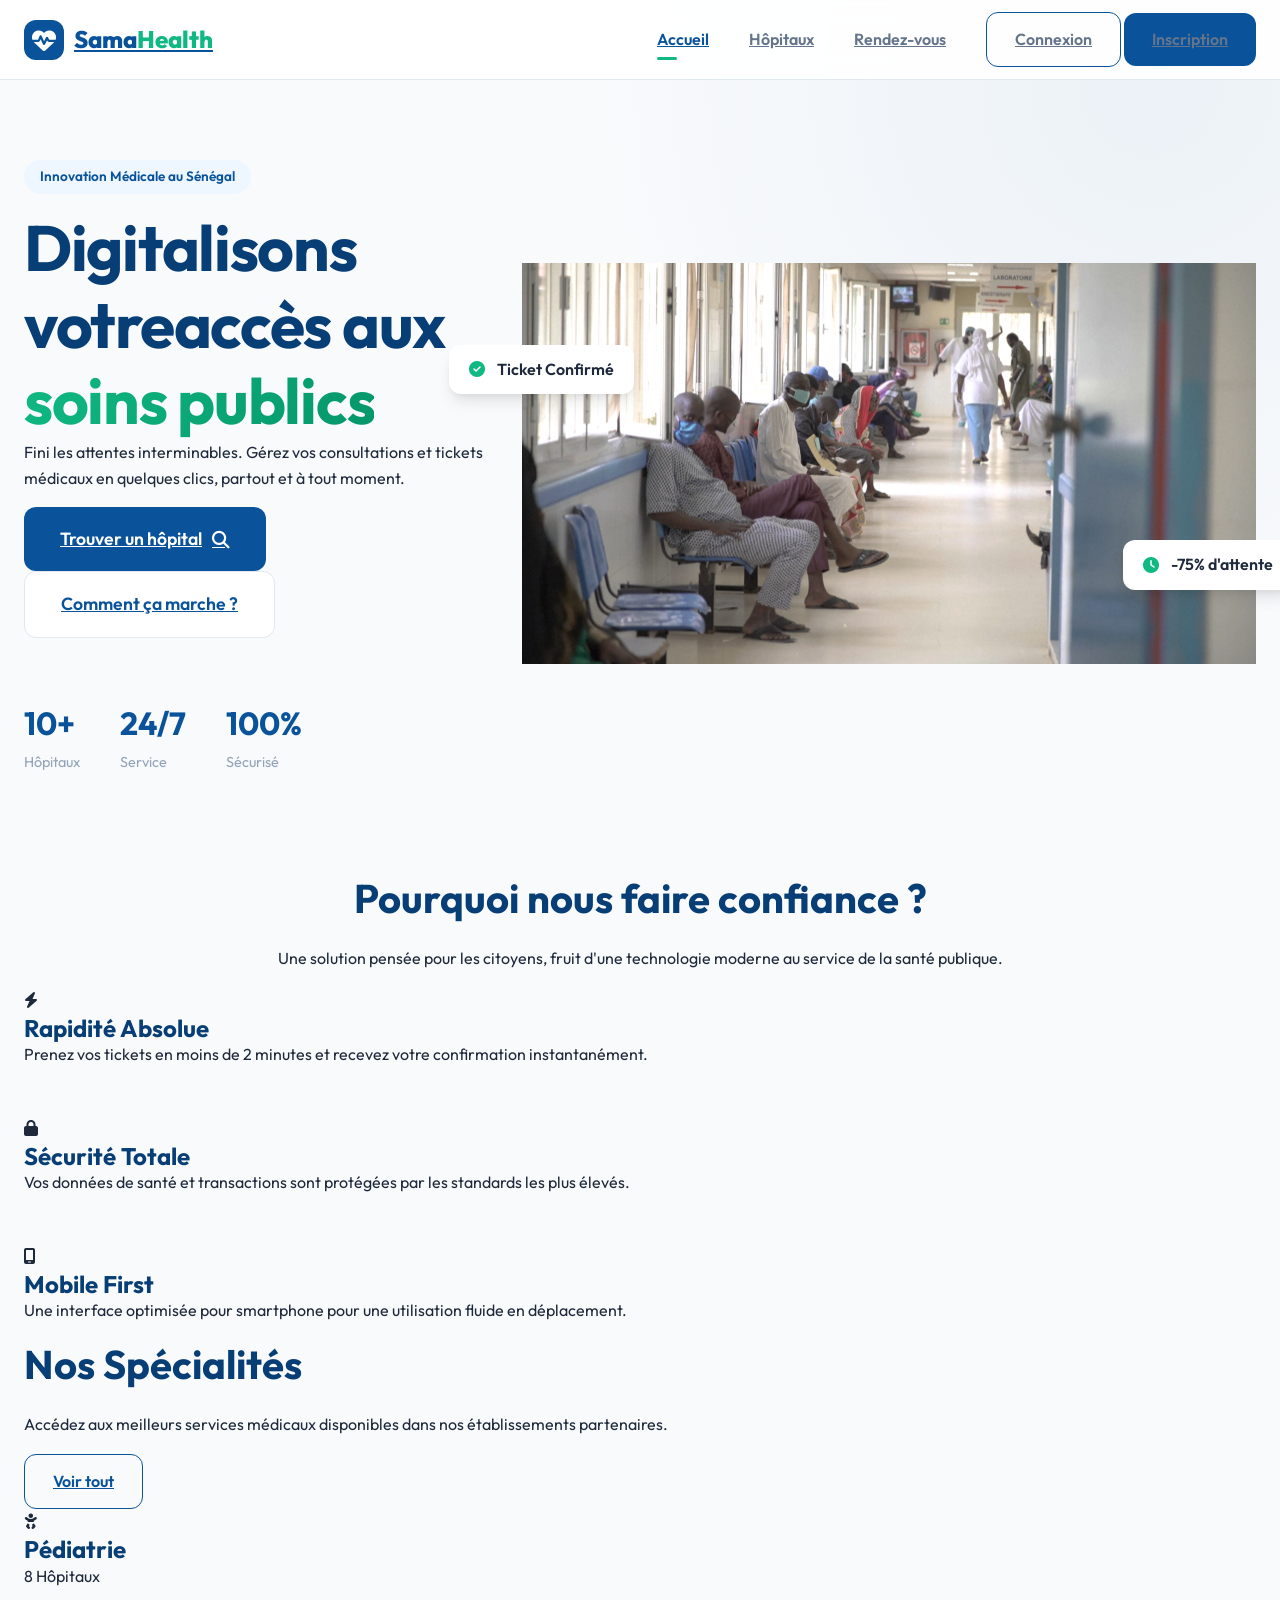
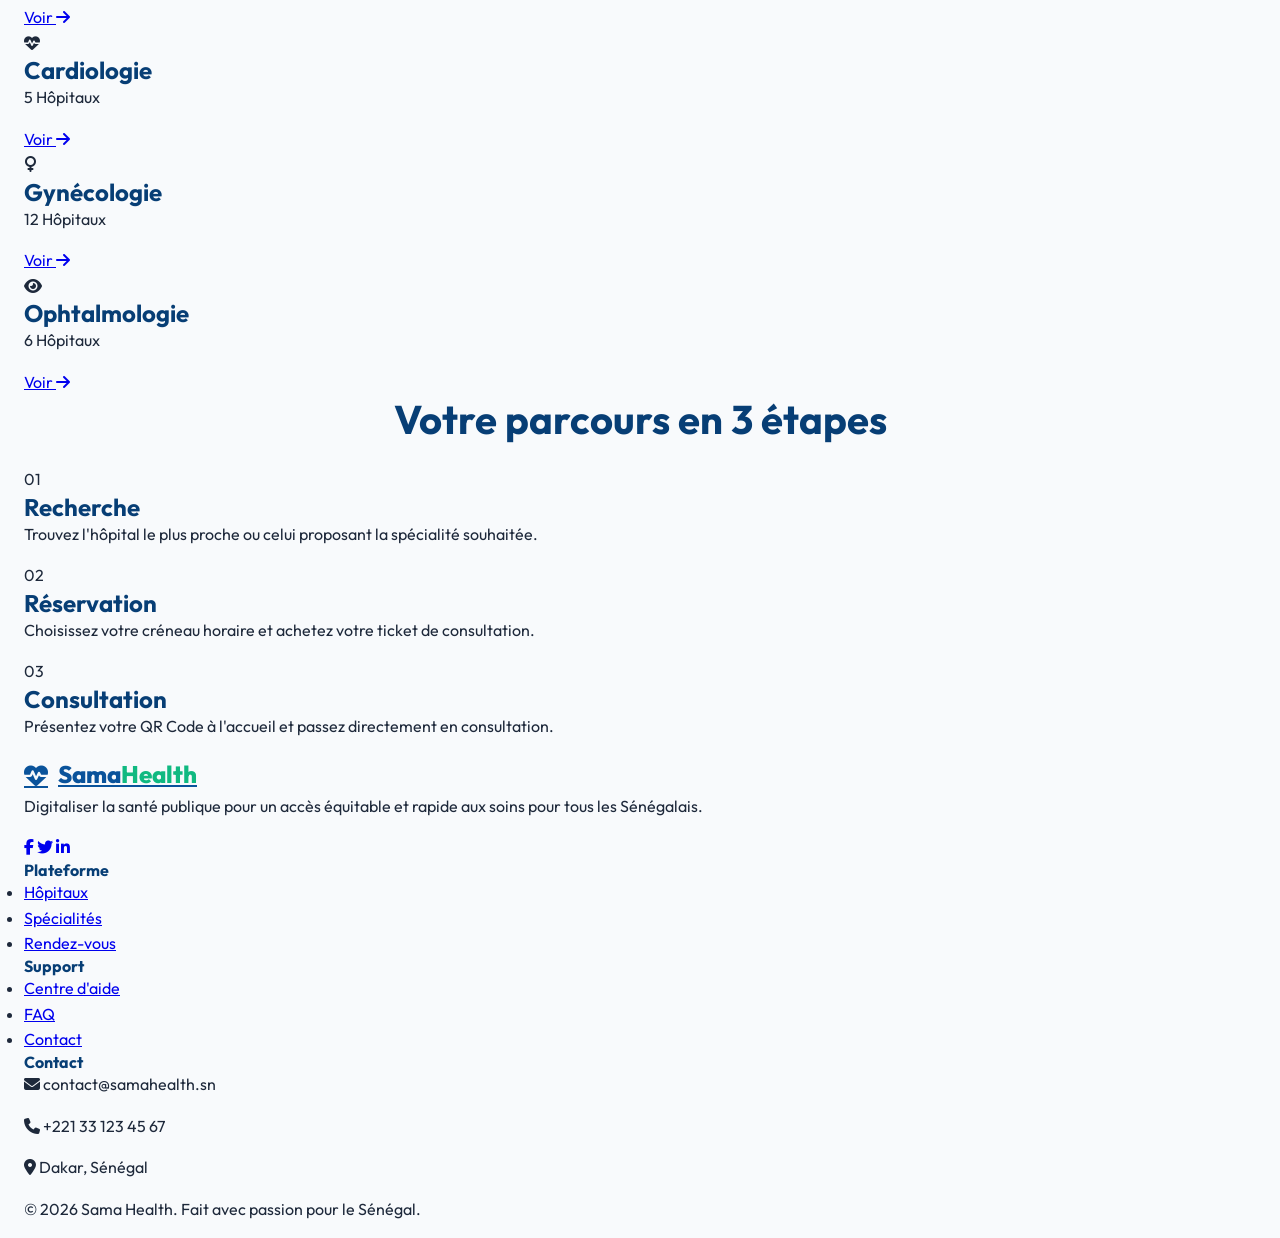
<file: Sama-Health/index.html>
<!DOCTYPE html>
<html lang="fr">
<head>
    <meta charset="UTF-8">
    <meta name="viewport" content="width=device-width, initial-scale=1.0">
    <title>Sama Health | Votre Santé, Simplifiée</title>
    <!-- SEO -->
    <meta name="description" content="Sama Health digitalise l'accès aux hôpitaux publics au Sénégal. Prenez rendez-vous, achetez vos tickets et évitez les files d'attente.">
    <!-- Assets -->
    <link rel="stylesheet" href="style.css">
    <link rel="manifest" href="manifest.json">
    <link rel="stylesheet" href="https://cdnjs.cloudflare.com/ajax/libs/font-awesome/6.4.0/css/all.min.css">
    <link href="https://fonts.googleapis.com/css2?family=Outfit:wght@300;400;500;600;700&display=swap" rel="stylesheet">
</head>
<body>
    <!-- Navigation -->
    <nav class="navbar" id="main-nav">
        <div class="container nav-container">
            <a href="index.html" class="logo" aria-label="Sama Health Accueil">
                <div class="logo-icon">
                    <i class="fas fa-heart-pulse"></i>
                </div>
                <span>Sama<span>Health</span></span>
            </a>
            
            <button class="menu-toggle" aria-label="Ouvrir le menu">
                <span></span>
                <span></span>
                <span></span>
            </button>

            <div class="nav-links">
                <a href="index.html" class="active">Accueil</a>
                <a href="hospitals.html">Hôpitaux</a>
                <a href="appointment.html">Rendez-vous</a>
                <div class="auth-links">
                    <!-- Dynamic via script.js -->
                    <a href="login.html" class="btn btn-outline">Connexion</a>
                </div>
            </div>
        </div>
    </nav>

    <main>
        <!-- Hero Section -->
        <section class="hero">
            <div class="container hero-grid">
                <div class="hero-content">
                    <span class="badge">Innovation Médicale au Sénégal</span>
                    <h1>Digitalisons votreaccès aux <span>soins publics</span></h1>
                    <p>Fini les attentes interminables. Gérez vos consultations et tickets médicaux en quelques clics, partout et à tout moment.</p>
                    <div class="hero-actions">
                        <a href="hospitals.html" class="btn btn-primary btn-lg">
                            Trouver un hôpital <i class="fas fa-search"></i>
                        </a>
                        <a href="#how-it-works" class="btn btn-secondary btn-lg">
                            Comment ça marche ?
                        </a>
                    </div>
                    <div class="hero-stats">
                        <div class="stat-item">
                            <strong>10+</strong>
                            <span>Hôpitaux</span>
                        </div>
                        <div class="stat-item">
                            <strong>24/7</strong>
                            <span>Service</span>
                        </div>
                        <div class="stat-item">
                            <strong>100%</strong>
                            <span>Sécurisé</span>
                        </div>
                    </div>
                </div>
                <div class="hero-image">
                    <div class="image-wrapper">
                        <img src="images/medical-illustration.png" alt="Sama Health Expertise" class="floating">
                        <div class="floating-card c1">
                            <i class="fas fa-check-circle"></i>
                            <span>Ticket Confirmé</span>
                        </div>
                        <div class="floating-card c2">
                            <i class="fas fa-clock"></i>
                            <span>-75% d'attente</span>
                        </div>
                    </div>
                </div>
            </div>
        </section>

        <!-- Features -->
        <section class="section features-section">
            <div class="container">
                <div class="section-header text-center">
                    <h2 class="section-title">Pourquoi nous faire <span>confiance ?</span></h2>
                    <p>Une solution pensée pour les citoyens, fruit d'une technologie moderne au service de la santé publique.</p>
                </div>
                
                <div class="features-grid">
                    <div class="card feature-card">
                        <div class="icon-box primary">
                            <i class="fas fa-bolt"></i>
                        </div>
                        <h3>Rapidité Absolue</h3>
                        <p>Prenez vos tickets en moins de 2 minutes et recevez votre confirmation instantanément.</p>
                    </div>
                    
                    <div class="card feature-card">
                        <div class="icon-box secondary">
                            <i class="fas fa-lock"></i>
                        </div>
                        <h3>Sécurité Totale</h3>
                        <p>Vos données de santé et transactions sont protégées par les standards les plus élevés.</p>
                    </div>
                    
                    <div class="card feature-card">
                        <div class="icon-box accent">
                            <i class="fas fa-mobile-screen"></i>
                        </div>
                        <h3>Mobile First</h3>
                        <p>Une interface optimisée pour smartphone pour une utilisation fluide en déplacement.</p>
                    </div>
                </div>
            </div>
        </section>

        <!-- Dynamic Specialties Preview -->
        <section class="section specialties-section alternate">
            <div class="container">
                <div class="section-header">
                    <div>
                        <h2 class="section-title">Nos Spécialités</h2>
                        <p>Accédez aux meilleurs services médicaux disponibles dans nos établissements partenaires.</p>
                    </div>
                    <a href="specialties.html" class="btn btn-outline">Voir tout</a>
                </div>
                
                <div class="specialties-grid" id="specialties-container">
                    <!-- Will be populated by JS -->
                </div>
            </div>
        </section>

        <!-- How It Works -->
        <section id="how-it-works" class="section">
            <div class="container">
                <h2 class="section-title text-center">Votre parcours en <span>3 étapes</span></h2>
                <div class="steps-grid">
                    <div class="step-card">
                        <div class="step-number">01</div>
                        <h3>Recherche</h3>
                        <p>Trouvez l'hôpital le plus proche ou celui proposant la spécialité souhaitée.</p>
                    </div>
                    <div class="step-card">
                        <div class="step-number">02</div>
                        <h3>Réservation</h3>
                        <p>Choisissez votre créneau horaire et achetez votre ticket de consultation.</p>
                    </div>
                    <div class="step-card">
                        <div class="step-number">03</div>
                        <h3>Consultation</h3>
                        <p>Présentez votre QR Code à l'accueil et passez directement en consultation.</p>
                    </div>
                </div>
            </div>
        </section>
    </main>

    <!-- Footer -->
    <footer class="footer">
        <div class="container footer-grid">
            <div class="footer-brand">
                <a href="index.html" class="logo">
                     <i class="fas fa-heart-pulse"></i>
                    <span>Sama<span>Health</span></span>
                </a>
                <p>Digitaliser la santé publique pour un accès équitable et rapide aux soins pour tous les Sénégalais.</p>
                <div class="social-links">
                    <a href="#" aria-label="Facebook"><i class="fab fa-facebook-f"></i></a>
                    <a href="#" aria-label="Twitter"><i class="fab fa-twitter"></i></a>
                    <a href="#" aria-label="LinkedIn"><i class="fab fa-linkedin-in"></i></a>
                </div>
            </div>
            
            <div class="footer-links">
                <h4>Plateforme</h4>
                <ul>
                    <li><a href="hospitals.html">Hôpitaux</a></li>
                    <li><a href="specialties.html">Spécialités</a></li>
                    <li><a href="appointment.html">Rendez-vous</a></li>
                </ul>
            </div>
            
            <div class="footer-links">
                <h4>Support</h4>
                <ul>
                    <li><a href="help.html">Centre d'aide</a></li>
                    <li><a href="faq.html">FAQ</a></li>
                    <li><a href="contact.html">Contact</a></li>
                </ul>
            </div>
            
            <div class="footer-contact">
                <h4>Contact</h4>
                <p><i class="fas fa-envelope"></i> contact@samahealth.sn</p>
                <p><i class="fas fa-phone"></i> +221 33 123 45 67</p>
                <p><i class="fas fa-map-marker-alt"></i> Dakar, Sénégal</p>
            </div>
        </div>
        <div class="footer-bottom">
            <div class="container">
                <p>&copy; 2026 Sama Health. Fait avec passion pour le Sénégal.</p>
            </div>
        </div>
    </footer>

    <!-- Scripts -->
    <script src="datamanager.js"></script>
    <script src="script.js"></script>
    <script>
        document.addEventListener('DOMContentLoaded', () => {
            const specialties = [
                { name: "Pédiatrie", icon: "fa-baby", count: "8 Hôpitaux" },
                { name: "Cardiologie", icon: "fa-heart-pulse", count: "5 Hôpitaux" },
                { name: "Gynécologie", icon: "fa-venus", count: "12 Hôpitaux" },
                { name: "Ophtalmologie", icon: "fa-eye", count: "6 Hôpitaux" }
            ];

            const container = document.getElementById('specialties-container');
            specialties.forEach(s => {
                const card = document.createElement('div');
                card.className = 'card specialty-card';
                card.innerHTML = `
                    <div class="icon-circle"><i class="fas ${s.icon}"></i></div>
                    <h3>${s.name}</h3>
                    <p>${s.count}</p>
                    <a href="hospitals.html?specialty=${s.name}" class="link">Voir <i class="fas fa-arrow-right"></i></a>
                `;
                container.appendChild(card);
            });
        });
    </script>
</body>
</html>
</file>
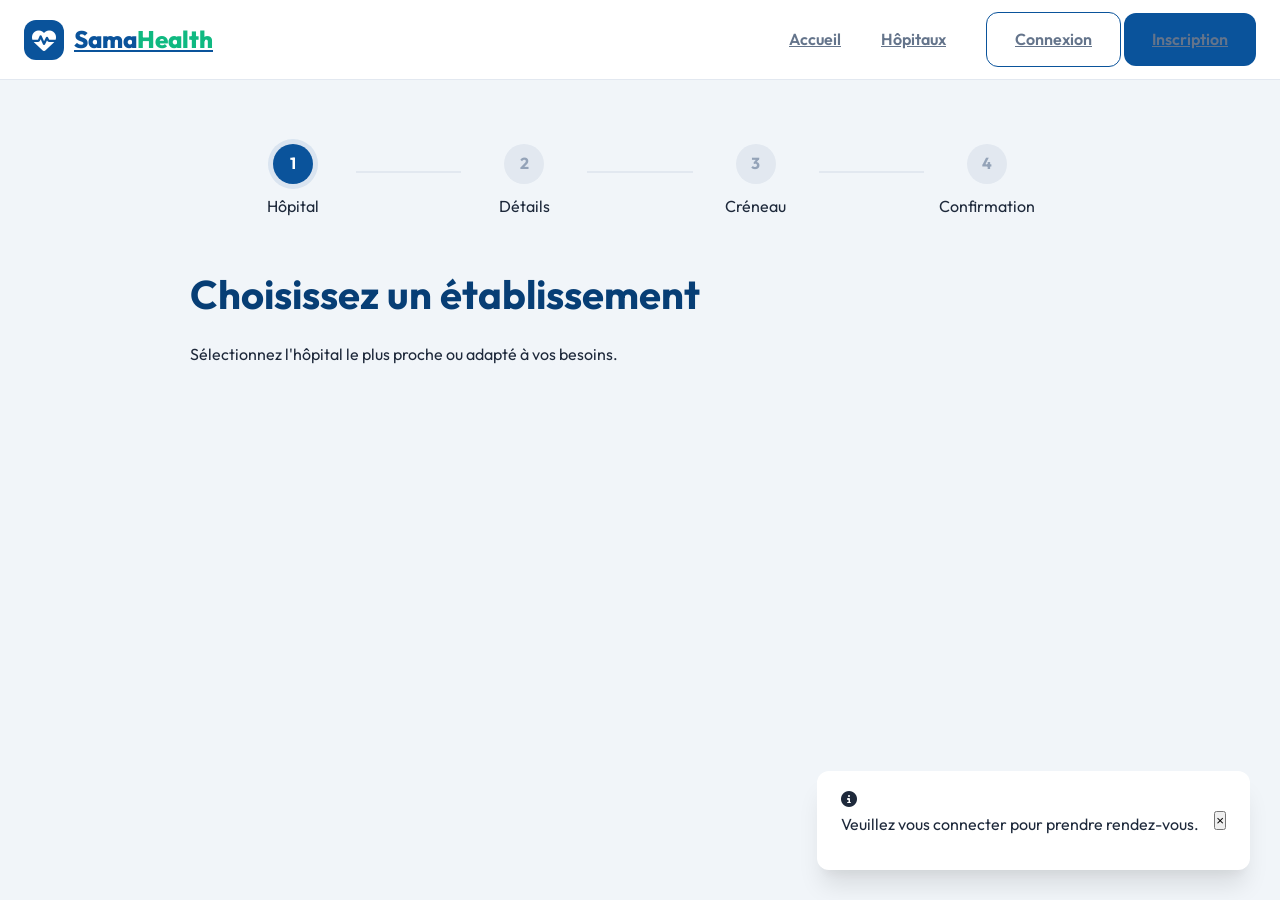
<file: Sama-Health/appointment-confirmation.html>
<!DOCTYPE html>
<html lang="fr">
<head>
    <meta charset="UTF-8">
    <meta name="viewport" content="width=device-width, initial-scale=1.0">
    <title>Confirmation de Rendez-vous - Sama Health</title>
    <link rel="stylesheet" href="style.css">
    <link rel="manifest" href="manifest.json">
    <link rel="stylesheet" href="https://cdnjs.cloudflare.com/ajax/libs/font-awesome/6.4.0/css/all.min.css">
    <link href="https://fonts.googleapis.com/css2?family=Inter:wght@300;400;500;600;700&display=swap" rel="stylesheet">
    <style>
        .confirmation-page {
            min-height: 80vh;
            display: flex;
            align-items: center;
            justify-content: center;
            padding: 2rem;
        }
        
        .confirmation-card {
            background: white;
            border-radius: var(--radius);
            box-shadow: var(--shadow-lg);
            padding: 3rem;
            max-width: 600px;
            width: 100%;
            text-align: center;
        }
        
        .confirmation-icon {
            width: 100px;
            height: 100px;
            background: rgba(52, 168, 83, 0.1);
            border-radius: 50%;
            display: flex;
            align-items: center;
            justify-content: center;
            margin: 0 auto 2rem;
            color: var(--secondary-color);
            font-size: 3rem;
            animation: bounce 1s ease infinite alternate;
        }
        
        @keyframes bounce {
            from { transform: translateY(0); }
            to { transform: translateY(-10px); }
        }
        
        .confirmation-title {
            font-size: 2rem;
            margin-bottom: 1rem;
            color: var(--primary-color);
        }
        
        .confirmation-message {
            color: var(--text-light);
            margin-bottom: 2rem;
            line-height: 1.6;
        }
        
        .appointment-details {
            background: var(--bg-light);
            border-radius: var(--radius);
            padding: 1.5rem;
            margin-bottom: 2rem;
            text-align: left;
        }
        
        .detail-item {
            display: flex;
            justify-content: space-between;
            margin-bottom: 0.8rem;
            padding-bottom: 0.8rem;
            border-bottom: 1px solid var(--border-color);
        }
        
        .detail-item:last-child {
            border-bottom: none;
            margin-bottom: 0;
            padding-bottom: 0;
        }
        
        .detail-label {
            font-weight: 500;
            color: var(--text-color);
        }
        
        .detail-value {
            color: var(--primary-color);
            font-weight: 500;
        }
        
        .qr-code {
            width: 200px;
            height: 200px;
            background: #f8f9fa;
            border-radius: var(--radius);
            margin: 2rem auto;
            display: flex;
            align-items: center;
            justify-content: center;
            font-size: 3rem;
            color: var(--text-lighter);
        }
        
        .action-buttons {
            display: flex;
            gap: 1rem;
            justify-content: center;
            flex-wrap: wrap;
        }
        
        @media (max-width: 768px) {
            .confirmation-card {
                padding: 2rem;
            }
            
            .action-buttons {
                flex-direction: column;
            }
            
            .action-buttons .btn {
                width: 100%;
            }
        }
    </style>
</head>
<body>
    <!-- Navigation -->
    <nav class="navbar">
        <div class="container">
            <a href="index.html" class="logo">
                <img src="images/logo.png" alt="Sama Health" class="navbar-logo">
                <span>Sama Health</span>
            </a>
            <a href="index.html" class="btn btn-outline">
                <i class="fas fa-home"></i> Retour à l'accueil
            </a>
        </div>
    </nav>

    <!-- Page de confirmation -->
    <main class="confirmation-page">
        <div class="confirmation-card">
            <div class="confirmation-icon">
                <i class="fas fa-check-circle"></i>
            </div>
            
            <h1 class="confirmation-title">Rendez-vous Confirmé !</h1>
            
            <p class="confirmation-message">
                Votre rendez-vous a été pris avec succès. Vous recevrez une confirmation par email et SMS.
                Présentez le QR code ci-dessous à votre arrivée à l'hôpital.
            </p>
            
            <div class="appointment-details" id="appointment-details">
                <!-- Les détails seront chargés dynamiquement -->
            </div>
            
            <div class="qr-code">
                <i class="fas fa-qrcode"></i>
            </div>
            
            <div class="action-buttons">
                <a href="profile.html" class="btn btn-primary">
                    <i class="fas fa-user"></i> Mon profil
                </a>
                <button class="btn btn-outline" onclick="window.print()">
                    <i class="fas fa-print"></i> Imprimer
                </button>
                <button id="download-receipt" class="btn btn-outline">
                    <i class="fas fa-download"></i> Télécharger le reçu
                </button>
                <a href="index.html" class="btn btn-outline">
                    <i class="fas fa-home"></i> Accueil
                </a>
            </div>
        </div>
    </main>

    <!-- Footer -->
    <footer class="footer">
        <div class="container">
            <div class="footer-grid">
                <div class="footer-col">
                    <a href="index.html" class="logo">
                        <i class="fas fa-hospital-alt"></i>
                        <span>Sama Health</span>
                    </a>
                    <p>Plateforme de digitalisation des hôpitaux publics pour éviter les files d'attente.</p>
                    <div class="social-links">
                        <a href="#"><i class="fab fa-facebook"></i></a>
                        <a href="#"><i class="fab fa-twitter"></i></a>
                        <a href="#"><i class="fab fa-instagram"></i></a>
                        <a href="#"><i class="fab fa-linkedin"></i></a>
                    </div>
                </div>
                <div class="footer-col">
                    <h4>Navigation</h4>
                    <ul>
                        <li><a href="index.html">Accueil</a></li>
                        <li><a href="hospitals.html">Établissements</a></li>
                        <li><a href="specialties.html">Services</a></li>
                        <!-- Mes rendez-vous removed for MVP navigation -->
                    </ul>
                </div>
                <div class="footer-col">
                    <h4>Compte</h4>
                    <ul>
                        <li><a href="login.html">Connexion</a></li>
                        <li><a href="profile.html">Mon profil</a></li>
                        <li><a href="tickets.html">Mes tickets</a></li>
                    </ul>
                </div>
                <div class="footer-col">
                    <h4>Contact</h4>
                    <ul>
                        <li><i class="fas fa-envelope"></i> contact@samahealth.sn</li>
                        <li><i class="fas fa-phone"></i> +221 33 123 45 67</li>
                        <li><i class="fas fa-map-marker-alt"></i> Dakar, Sénégal</li>
                    </ul>
                </div>
            </div>
            <div class="footer-bottom">
                <p>&copy; 2023 Sama Health. Tous droits réservés. <a href="privacy.html">Politique de confidentialité</a> | <a href="terms.html">Conditions d'utilisation</a></p>
                <p class="pwa-info">
                    <i class="fas fa-mobile-alt"></i> Application PWA disponible - Fonctionne hors ligne
                </p>
            </div>
        </div>
    </footer>

    <script src="script.js"></script>
    <script>
        document.addEventListener('DOMContentLoaded', function() {
            // Récupérer les données du rendez-vous depuis sessionStorage
            const appointmentData = JSON.parse(sessionStorage.getItem('lastAppointment'));
            
            if (!appointmentData) {
                // Rediriger si pas de données
                window.location.href = 'appointment.html';
                return;
            }
            
            // Récupérer l'utilisateur connecté depuis localStorage
            const currentUser = JSON.parse(localStorage.getItem('currentUser'));
            const patientName = currentUser?.fullName || 'Non spécifié';
            
            // Afficher les détails du rendez-vous
            const detailsContainer = document.getElementById('appointment-details');
            
            const appointmentDate = new Date(appointmentData.date);
            const formattedDate = appointmentDate.toLocaleDateString('fr-FR', {
                weekday: 'long',
                year: 'numeric',
                month: 'long',
                day: 'numeric'
            });
            
            detailsContainer.innerHTML = `
                <div class="detail-item">
                    <span class="detail-label">Hôpital :</span>
                    <span class="detail-value">${appointmentData.hospital?.name || 'Non spécifié'}</span>
                </div>
                <div class="detail-item">
                    <span class="detail-label">Service :</span>
                    <span class="detail-value">${appointmentData.service || 'Non spécifié'}</span>
                </div>
                <div class="detail-item">
                    <span class="detail-label">Date :</span>
                    <span class="detail-value">${formattedDate}</span>
                </div>
                <div class="detail-item">
                    <span class="detail-label">Heure :</span>
                    <span class="detail-value">${appointmentData.time || 'Non spécifié'}</span>
                </div>
                <div class="detail-item">
                    <span class="detail-label">Statut :</span>
                    <span class="detail-value" style="color: var(--secondary-color);">Confirmé</span>
                </div>
            `;
            
            // Générer un QR code (simulé)
            const qrCodeContainer = document.querySelector('.qr-code');
            qrCodeContainer.innerHTML = `
                <div style="text-align: center;">
                    <div style="font-size: 3rem; color: var(--primary-color); margin-bottom: 0.5rem;">
                        <i class="fas fa-qrcode"></i>
                    </div>
                    <div style="font-size: 0.8rem; color: var(--text-light);">
                        ${appointmentData.appointmentId || 'RDV-' + Date.now().toString(36).toUpperCase()}
                    </div>
                </div>
            `;
            
            // Nettoyer le sessionStorage après un délai plus long (5 minutes)
            setTimeout(() => {
                sessionStorage.removeItem('lastAppointment');
            }, 300000);

            // Télécharger le reçu (JSON) en local
            document.getElementById('download-receipt').addEventListener('click', function() {
                const dataStr = JSON.stringify(appointmentData, null, 2);
                const blob = new Blob([dataStr], { type: 'application/json' });
                const url = URL.createObjectURL(blob);
                const a = document.createElement('a');
                a.href = url;
                a.download = `${appointmentData.appointmentId || 'RDV'}.json`;
                document.body.appendChild(a);
                a.click();
                a.remove();
                URL.revokeObjectURL(url);
            });
        });
    </script>
</body>
</html>
</file>
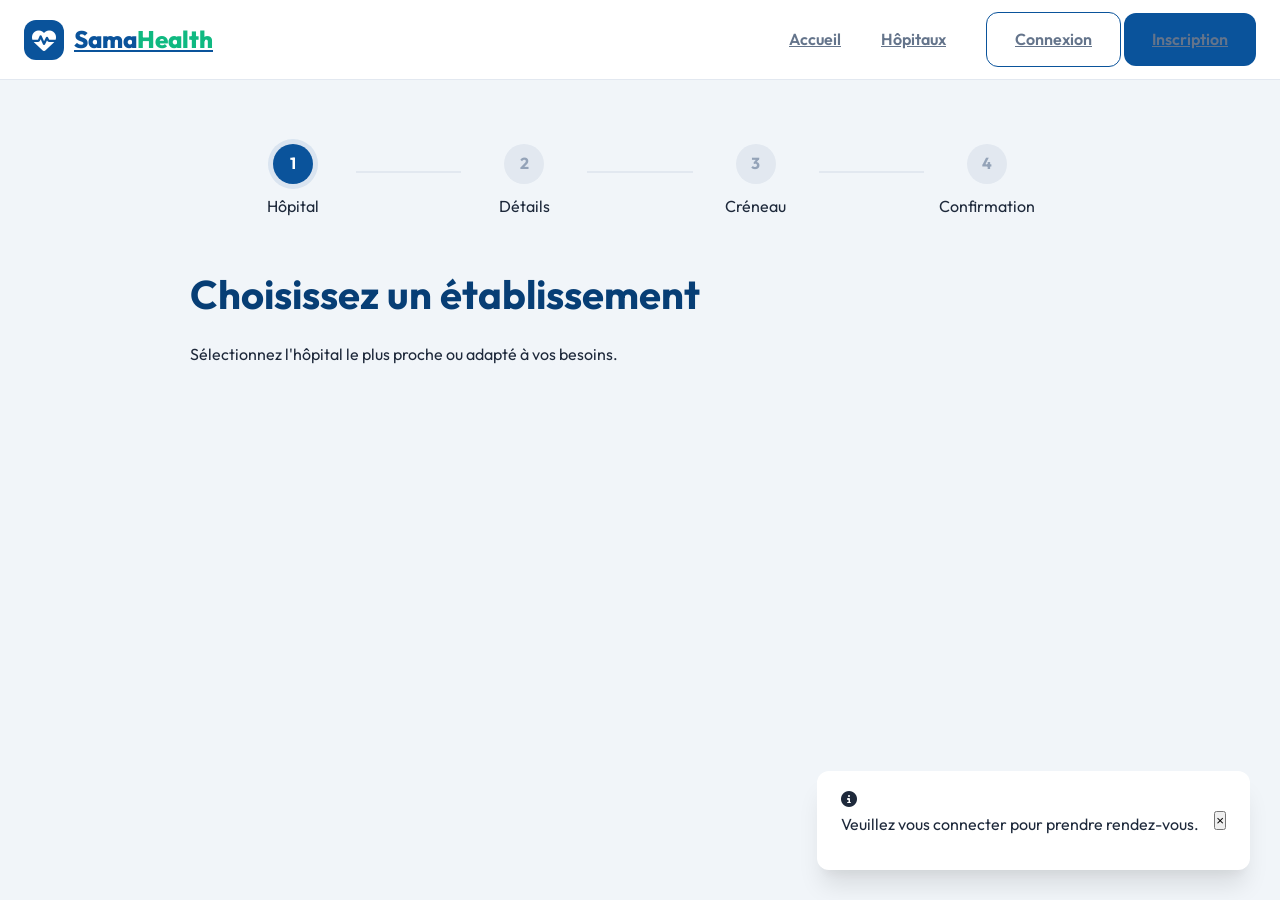
<file: Sama-Health/appointment.html>
<!DOCTYPE html>
<html lang="fr">

<head>
    <meta charset="UTF-8">
    <meta name="viewport" content="width=device-width, initial-scale=1.0">
    <title>Sama Health | Prendre RDV</title>
    <link rel="stylesheet" href="style.css">
    <link rel="stylesheet" href="https://cdnjs.cloudflare.com/ajax/libs/font-awesome/6.4.0/css/all.min.css">
    <link href="https://fonts.googleapis.com/css2?family=Outfit:wght@300;400;500;600;700&display=swap" rel="stylesheet">
</head>

<body class="bg-gray">
    <!-- Navigation -->
    <nav class="navbar static">
        <div class="container nav-container">
            <a href="index.html" class="logo">
                <div class="logo-icon"><i class="fas fa-heart-pulse"></i></div>
                <span>Sama<span>Health</span></span>
            </a>
            <div class="nav-links">
                <a href="index.html">Accueil</a>
                <a href="hospitals.html">Hôpitaux</a>
                <div class="auth-links"></div>
            </div>
        </div>
    </nav>

    <main class="container spacing-lg">
        <div class="stepper">
            <div class="step active" data-step="1">
                <div class="step-icon">1</div>
                <span>Hôpital</span>
            </div>
            <div class="step-line"></div>
            <div class="step" data-step="2">
                <div class="step-icon">2</div>
                <span>Détails</span>
            </div>
            <div class="step-line"></div>
            <div class="step" data-step="3">
                <div class="step-icon">3</div>
                <span>Créneau</span>
            </div>
            <div class="step-line"></div>
            <div class="step" data-step="4">
                <div class="step-icon">4</div>
                <span>Confirmation</span>
            </div>
        </div>

        <div class="appointment-card card reveal-on-scroll">
            <!-- Step 1: Hospital -->
            <div class="appointment-step active" id="step-1">
                <div class="step-header">
                    <h2>Choisissez un établissement</h2>
                    <p>Sélectionnez l'hôpital le plus proche ou adapté à vos besoins.</p>
                </div>
                <div class="hospital-grid-picker" id="hospital-picker">
                    <!-- Loaded via JS -->
                </div>
            </div>

            <!-- Step 2: Details -->
            <div class="appointment-step" id="step-2">
                <div class="step-header">
                    <button class="btn-back" onclick="goToStep(1)"><i class="fas fa-arrow-left"></i></button>
                    <h2>Détails du rendez-vous</h2>
                </div>
                <div class="form-container spacing-md">
                    <div class="form-group">
                        <label class="form-label">Service / Spécialité</label>
                        <select id="apt-specialty" class="form-select">
                            <!-- Loaded via JS based on hospital -->
                        </select>
                    </div>
                    <div class="form-group">
                        <label class="form-label">Motif de consultation</label>
                        <textarea id="apt-reason" class="form-textarea"
                            placeholder="Décrivez brièvement vos symptômes ou le motif de votre visite..."></textarea>
                    </div>
                    <button class="btn btn-primary btn-block" onclick="goToStep(3)">Continuer <i
                            class="fas fa-arrow-right"></i></button>
                </div>
            </div>

            <!-- Step 3: Slots -->
            <div class="appointment-step" id="step-3">
                <div class="step-header">
                    <button class="btn-back" onclick="goToStep(2)"><i class="fas fa-arrow-left"></i></button>
                    <h2>Choisissez un créneau</h2>
                </div>
                <div class="slots-container spacing-md">
                    <div class="date-picker-inline" id="date-picker">
                        <!-- Loaded via JS -->
                    </div>
                    <div class="time-grid" id="time-picker">
                        <!-- Loaded via JS -->
                    </div>
                    <button class="btn btn-primary btn-block" id="confirm-slot-btn" disabled
                        onclick="goToStep(4)">Passer à la confirmation</button>
                </div>
            </div>

            <!-- Step 4: Final Summary -->
            <div class="appointment-step" id="step-4">
                <div class="step-header">
                    <button class="btn-back" onclick="goToStep(3)"><i class="fas fa-arrow-left"></i></button>
                    <h2>Résumé & Confirmation</h2>
                </div>
                <div class="summary-box card spacing-md">
                    <div class="summary-row">
                        <span class="label">Hôpital</span>
                        <strong id="sum-hospital">-</strong>
                    </div>
                    <div class="summary-row">
                        <span class="label">Spécialité</span>
                        <strong id="sum-specialty">-</strong>
                    </div>
                    <div class="summary-row">
                        <span class="label">Date & Heure</span>
                        <strong id="sum-datetime">-</strong>
                    </div>
                    <div class="summary-row">
                        <span class="label">Patient</span>
                        <strong id="sum-user">-</strong>
                    </div>

                    <div class="info-alert">
                        <i class="fas fa-info-circle"></i>
                        <p>Votre ticket sera généré instantanément après confirmation.</p>
                    </div>

                    <button class="btn btn-primary btn-block" onclick="finalSubmit()">Confirmer le Rendez-vous</button>
                </div>
            </div>
        </div>
    </main>

    <script src="datamanager.js"></script>
    <script src="script.js"></script>
    <script>
        let selectedHospitalId = null;
        let selectedDate = null;
        let selectedTime = null;

        document.addEventListener('DOMContentLoaded', () => {
            // Check auth
            if (!window.dataManager.state.currentUser) {
                window.ui.showNotification("Veuillez vous connecter pour prendre rendez-vous.", "info");
                setTimeout(() => window.location.href = 'login.html?redirect=appointment.html', 1500);
                return;
            }

            loadHospitals();

            // Check URL params
            const params = new URLSearchParams(window.location.search);
            const preHospId = params.get('hospitalId');
            if (preHospId) {
                selectHospital(parseInt(preHospId));
                goToStep(2);
            }
        });

        function loadHospitals() {
            const hospitals = window.dataManager.getHospitals();
            const container = document.getElementById('hospital-picker');
            container.innerHTML = hospitals.map(h => `
                <div class="hosp-option ${selectedHospitalId === h.id ? 'active' : ''}" onclick="selectHospital(${h.id})">
                    <img src="${h.image}" alt="${h.name}">
                    <div class="hosp-info">
                        <h3>${h.name}</h3>
                        <p>${h.city}</p>
                    </div>
                     <i class="fas fa-check-circle check"></i>
                </div>
            `).join('');
        }

        function selectHospital(id) {
            selectedHospitalId = id;
            const hospital = window.dataManager.state.hospitals.find(h => h.id === id);

            // Update specialty select
            const specSelect = document.getElementById('apt-specialty');
            specSelect.innerHTML = hospital.specialties.map(s => `<option value="${s}">${s}</option>`).join('');

            loadHospitals();
            goToStep(2);
        }

        function goToStep(step) {
            document.querySelectorAll('.appointment-step').forEach(s => s.classList.remove('active'));
            document.getElementById(`step-${step}`).classList.add('active');

            document.querySelectorAll('.stepper .step').forEach(s => {
                const sNum = parseInt(s.dataset.step);
                s.classList.toggle('active', sNum === step);
                s.classList.toggle('completed', sNum < step);
            });

            if (step === 3) initDatePicker();
            if (step === 4) prepareSummary();
        }

        function initDatePicker() {
            const container = document.getElementById('date-picker');
            const dates = [];
            const now = new Date();

            for (let i = 1; i < 8; i++) {
                const d = new Date();
                d.setDate(now.getDate() + i);
                dates.push(d);
            }

            container.innerHTML = dates.map(d => `
                <div class="date-item ${selectedDate === d.toISOString().split('T')[0] ? 'active' : ''}" 
                     onclick="selectDate('${d.toISOString().split('T')[0]}')">
                    <span class="day-name">${d.toLocaleDateString('fr-FR', { weekday: 'short' })}</span>
                    <span class="day-num">${d.getDate()}</span>
                </div>
            `).join('');

            if (selectedDate) loadTimes();
        }

        function selectDate(date) {
            selectedDate = date;
            initDatePicker();
            loadTimes();
        }

        function loadTimes() {
            const container = document.getElementById('time-picker');
            const times = ["08:00", "09:00", "10:00", "11:00", "14:00", "15:00", "16:00"];

            container.innerHTML = times.map(t => `
                <div class="time-item ${selectedTime === t ? 'active' : ''}" onclick="selectTime('${t}')">
                    ${t}
                </div>
            `).join('');
        }

        function selectTime(time) {
            selectedTime = time;
            document.getElementById('confirm-slot-btn').disabled = false;
            loadTimes();
        }

        function prepareSummary() {
            const hospital = window.dataManager.state.hospitals.find(h => h.id === selectedHospitalId);
            const user = window.dataManager.state.currentUser;

            document.getElementById('sum-hospital').textContent = hospital.name;
            document.getElementById('sum-specialty').textContent = document.getElementById('apt-specialty').value;
            document.getElementById('sum-datetime').textContent = `${selectedDate} à ${selectedTime}`;
            document.getElementById('sum-user').textContent = user.fullName;
        }

        async function finalSubmit() {
            window.ui.showLoading();

            const appointment = {
                hospitalId: selectedHospitalId,
                specialty: document.getElementById('apt-specialty').value,
                date: selectedDate,
                time: selectedTime,
                reason: document.getElementById('apt-reason').value
            };

            const result = window.dataManager.createAppointment(appointment);

            setTimeout(() => {
                window.ui.hideLoading();
                if (result.success) {
                    window.ui.showNotification("Rendez-vous confirmé !", "success");
                    setTimeout(() => window.location.href = 'profile.html?tab=appointments', 1500);
                } else {
                    window.ui.showNotification(result.message, "error");
                }
            }, 1000);
        }
    </script>
</body>

</html>
</file>
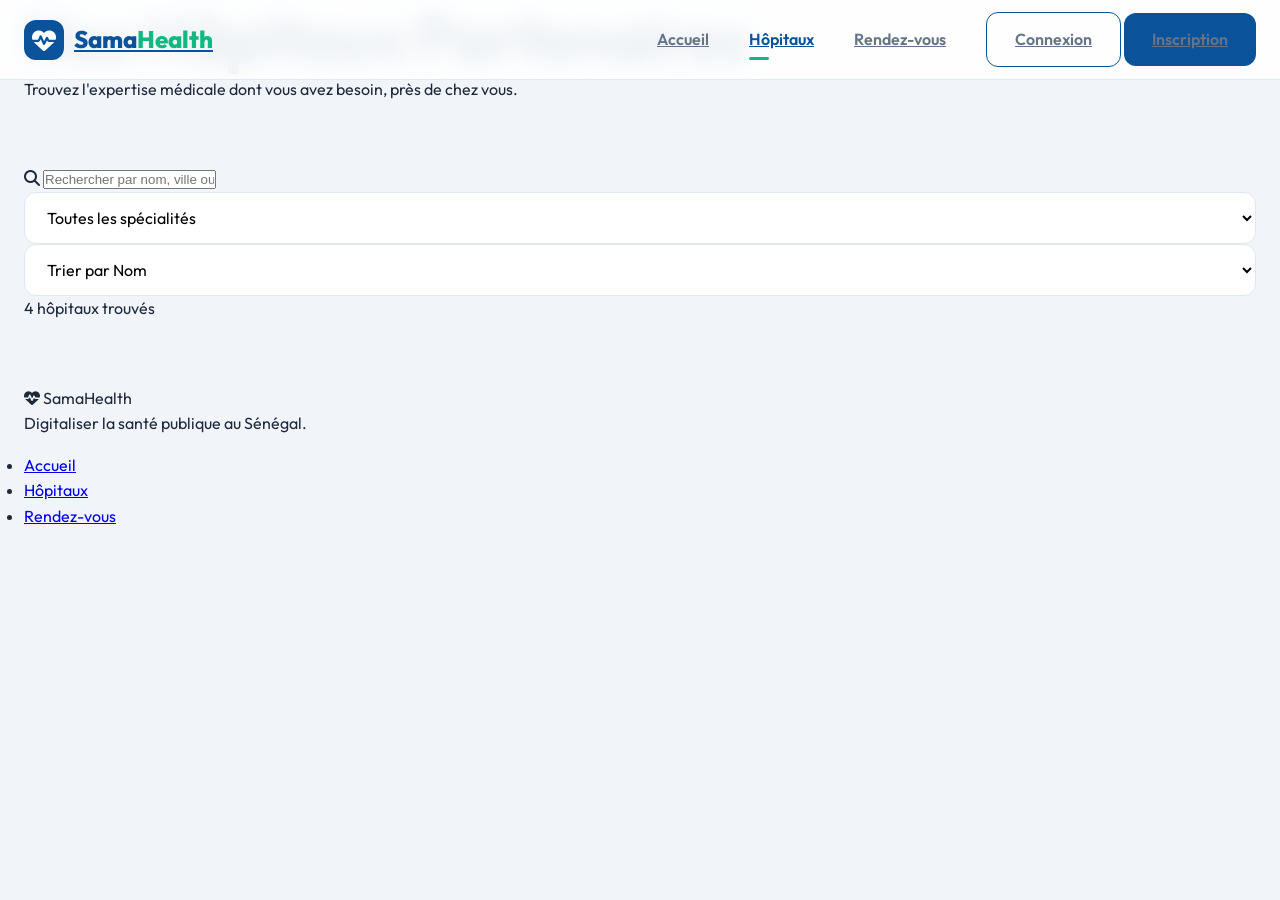
<file: Sama-Health/hospitals.html>
<!DOCTYPE html>
<html lang="fr">

<head>
    <meta charset="UTF-8">
    <meta name="viewport" content="width=device-width, initial-scale=1.0">
    <title>Sama Health | Établissements</title>
    <link rel="stylesheet" href="style.css">
    <link rel="stylesheet" href="https://cdnjs.cloudflare.com/ajax/libs/font-awesome/6.4.0/css/all.min.css">
    <link href="https://fonts.googleapis.com/css2?family=Outfit:wght@300;400;500;600;700&display=swap" rel="stylesheet">
</head>

<body class="bg-gray">
    <!-- Navigation -->
    <nav class="navbar" id="main-nav">
        <div class="container nav-container">
            <a href="index.html" class="logo">
                <div class="logo-icon"><i class="fas fa-heart-pulse"></i></div>
                <span>Sama<span>Health</span></span>
            </a>
            <button class="menu-toggle" aria-label="Menu">
                <span></span><span></span><span></span>
            </button>
            <div class="nav-links">
                <a href="index.html">Accueil</a>
                <a href="hospitals.html" class="active">Hôpitaux</a>
                <a href="appointment.html">Rendez-vous</a>
                <div class="auth-links"></div>
            </div>
        </div>
    </nav>

    <header class="page-header compact">
        <div class="container">
            <h1>Nos Hôpitaux Partenaires</h1>
            <p>Trouvez l'expertise médicale dont vous avez besoin, près de chez vous.</p>
        </div>
    </header>

    <main class="container spacing-lg">
        <!-- Search & Filter Bar -->
        <section class="filter-bar card">
            <div class="search-box">
                <i class="fas fa-search"></i>
                <input type="text" id="hospital-search" placeholder="Rechercher par nom, ville ou service...">
            </div>

            <div class="filters">
                <select id="specialty-filter" class="form-select">
                    <option value="all">Toutes les spécialités</option>
                    <option value="Pédiatrie">Pédiatrie</option>
                    <option value="Cardiologie">Cardiologie</option>
                    <option value="Gynécologie">Gynécologie</option>
                    <option value="Urgences">Urgences</option>
                    <option value="Radiologie">Radiologie</option>
                </select>

                <select id="sort-filter" class="form-select">
                    <option value="name">Trier par Nom</option>
                    <option value="rating">Trier par Note</option>
                    <option value="waitingTime">Moins d'attente</option>
                </select>
            </div>
        </section>

        <!-- Stats -->
        <div class="results-info">
            <span id="hospital-count">0 hôpitaux trouvés</span>
        </div>

        <!-- Grid -->
        <div class="hospitals-grid" id="hospitals-grid">
            <!-- Dynamic Content -->
        </div>

        <!-- Empty State -->
        <div id="no-results" class="empty-state hidden">
            <i class="fas fa-hospital-slash"></i>
            <h3>Aucun résultat trouvé</h3>
            <p>Essayez de modifier vos filtres ou votre recherche.</p>
            <button class="btn btn-outline" onclick="resetFilters()">Réinitialiser</button>
        </div>
    </main>

    <footer class="footer">
        <div class="container footer-grid">
            <div class="footer-brand">
                <i class="fas fa-heart-pulse"></i>
                <span>Sama<span>Health</span></span>
                <p>Digitaliser la santé publique au Sénégal.</p>
            </div>
            <div class="footer-links">
                <ul>
                    <li><a href="index.html">Accueil</a></li>
                    <li><a href="hospitals.html">Hôpitaux</a></li>
                    <li><a href="appointment.html">Rendez-vous</a></li>
                </ul>
            </div>
        </div>
    </footer>

    <script src="datamanager.js"></script>
    <script src="script.js"></script>
    <script>
        document.addEventListener('DOMContentLoaded', () => {
            const grid = document.getElementById('hospitals-grid');
            const searchInput = document.getElementById('hospital-search');
            const specialtySelect = document.getElementById('specialty-filter');
            const sortSelect = document.getElementById('sort-filter');
            const countDisplay = document.getElementById('hospital-count');
            const noResults = document.getElementById('no-results');

            // Handle URL params
            const params = new URLSearchParams(window.location.search);
            const initialSpecialty = params.get('specialty');
            if (initialSpecialty) specialtySelect.value = initialSpecialty;

            function renderHospitals() {
                const filters = {
                    search: searchInput.value,
                    specialty: specialtySelect.value !== 'all' ? specialtySelect.value : null,
                    sortBy: sortSelect.value
                };

                const hospitals = window.dataManager.getHospitals(filters);

                grid.innerHTML = '';
                countDisplay.textContent = `${hospitals.length} hôpitaux trouvés`;

                if (hospitals.length === 0) {
                    noResults.classList.remove('hidden');
                    return;
                }

                noResults.classList.add('hidden');

                hospitals.forEach(h => {
                    const card = document.createElement('div');
                    card.className = 'card hospital-card reveal-on-scroll';
                    card.innerHTML = `
                        <div class="hospital-image">
                            <img src="${h.image}" alt="${h.name}">
                            <div class="hospital-badge ${h.status === 'open' ? 'status-open' : 'status-closed'}">
                                ${h.status === 'open' ? 'Ouvert' : 'Fermé'}
                            </div>
                        </div>
                        <div class="hospital-body">
                            <div class="flex-between">
                                <h3>${h.name}</h3>
                                <div class="rating"><i class="fas fa-star"></i> ${h.rating}</div>
                            </div>
                            <p class="location"><i class="fas fa-map-marker-alt"></i> ${h.address}, ${h.city}</p>
                            
                            <div class="specialties-tags">
                                ${h.specialties.slice(0, 3).map(s => `<span class="tag">${s}</span>`).join('')}
                                ${h.specialties.length > 3 ? `<span class="tag">+${h.specialties.length - 3}</span>` : ''}
                            </div>
                            
                            <div class="waiting-info">
                                <i class="fas fa-clock"></i> Temps d'attente estimé: <strong>${h.waitingTime} min</strong>
                            </div>

                            <div class="card-actions">
                                <a href="appointment.html?hospitalId=${h.id}" class="btn btn-primary btn-sm">Prendre RDV</a>
                                <a href="hospital-details.html?id=${h.id}" class="btn btn-outline btn-sm">Détails</a>
                            </div>
                        </div>
                    `;
                    grid.appendChild(card);
                });

                // Re-trigger animations for new cards
                window.ui.initAnimations();
            }

            // Events
            searchInput.addEventListener('input', renderHospitals);
            specialtySelect.addEventListener('change', renderHospitals);
            sortSelect.addEventListener('change', renderHospitals);

            window.resetFilters = () => {
                searchInput.value = '';
                specialtySelect.value = 'all';
                sortSelect.value = 'name';
                renderHospitals();
            };

            // Initial load
            renderHospitals();
        });
    </script>
</body>

</html>
</file>
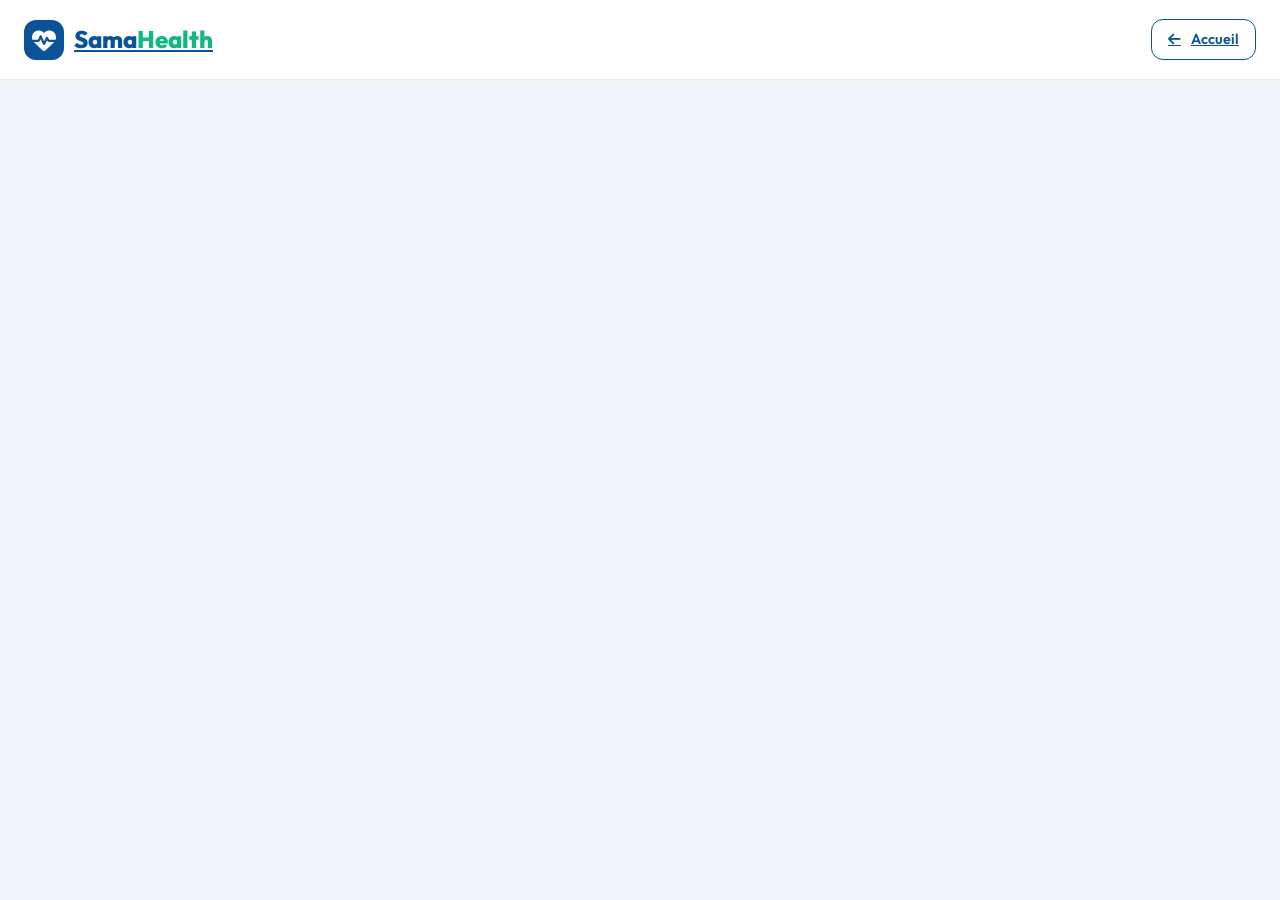
<file: Sama-Health/login.html>
<!DOCTYPE html>
<html lang="fr">

<head>
    <meta charset="UTF-8">
    <meta name="viewport" content="width=device-width, initial-scale=1.0">
    <title>Sama Health | Connexion</title>
    <link rel="stylesheet" href="style.css">
    <link rel="stylesheet" href="https://cdnjs.cloudflare.com/ajax/libs/font-awesome/6.4.0/css/all.min.css">
    <link href="https://fonts.googleapis.com/css2?family=Outfit:wght@300;400;500;600;700&display=swap" rel="stylesheet">
</head>

<body class="bg-gray">
    <nav class="navbar static">
        <div class="container nav-container">
            <a href="index.html" class="logo">
                <div class="logo-icon"><i class="fas fa-heart-pulse"></i></div>
                <span>Sama<span>Health</span></span>
            </a>
            <a href="index.html" class="btn btn-outline btn-sm">
                <i class="fas fa-arrow-left"></i> Accueil
            </a>
        </div>
    </nav>

    <main class="auth-wrapper">
        <div class="auth-card reveal-on-scroll">
            <div class="auth-header">
                <h1>Bon retour !</h1>
                <p>Connectez-vous pour gérer vos rendez-vous.</p>
            </div>

            <form id="login-form" class="spacing-md">
                <div class="form-group">
                    <label class="form-label">Adresse Email</label>
                    <div class="input-icon">
                        <i class="fas fa-envelope"></i>
                        <input type="email" name="email" class="form-input" placeholder="exemple@mail.com" required>
                    </div>
                </div>

                <div class="form-group">
                    <div class="flex-between">
                        <label class="form-label">Mot de passe</label>
                        <a href="#" class="form-link small">Oublié ?</a>
                    </div>
                    <div class="input-icon">
                        <i class="fas fa-lock"></i>
                        <input type="password" name="password" class="form-input" placeholder="••••••••" required>
                    </div>
                </div>

                <button type="submit" class="btn btn-primary btn-block">
                    Se connecter <i class="fas fa-sign-in-alt"></i>
                </button>
            </form>

            <div class="auth-footer">
                <p>Pas encore de compte ? <a href="signup.html">Inscrivez-vous gratuitement</a></p>
            </div>
        </div>
    </main>

    <script src="datamanager.js"></script>
    <script src="script.js"></script>
    <script>
        document.addEventListener('DOMContentLoaded', () => {
            const form = document.getElementById('login-form');
            form.addEventListener('submit', async (e) => {
                e.preventDefault();

                const isValid = FormValidator.validate('login-form', {
                    email: { required: true, email: true },
                    password: { required: true, min: 6 }
                });

                if (!isValid) return;

                const formData = new FormData(form);
                const result = window.dataManager.login(
                    formData.get('email'),
                    formData.get('password')
                );

                if (result.success) {
                    window.ui.showNotification("Connexion réussie ! Redirection...", "success");
                    const params = new URLSearchParams(window.location.search);
                    setTimeout(() => window.location.href = params.get('redirect') || 'index.html', 1500);
                } else {
                    window.ui.showNotification(result.message, "error");
                }
            });
        });
    </script>
</body>

</html>
</file>
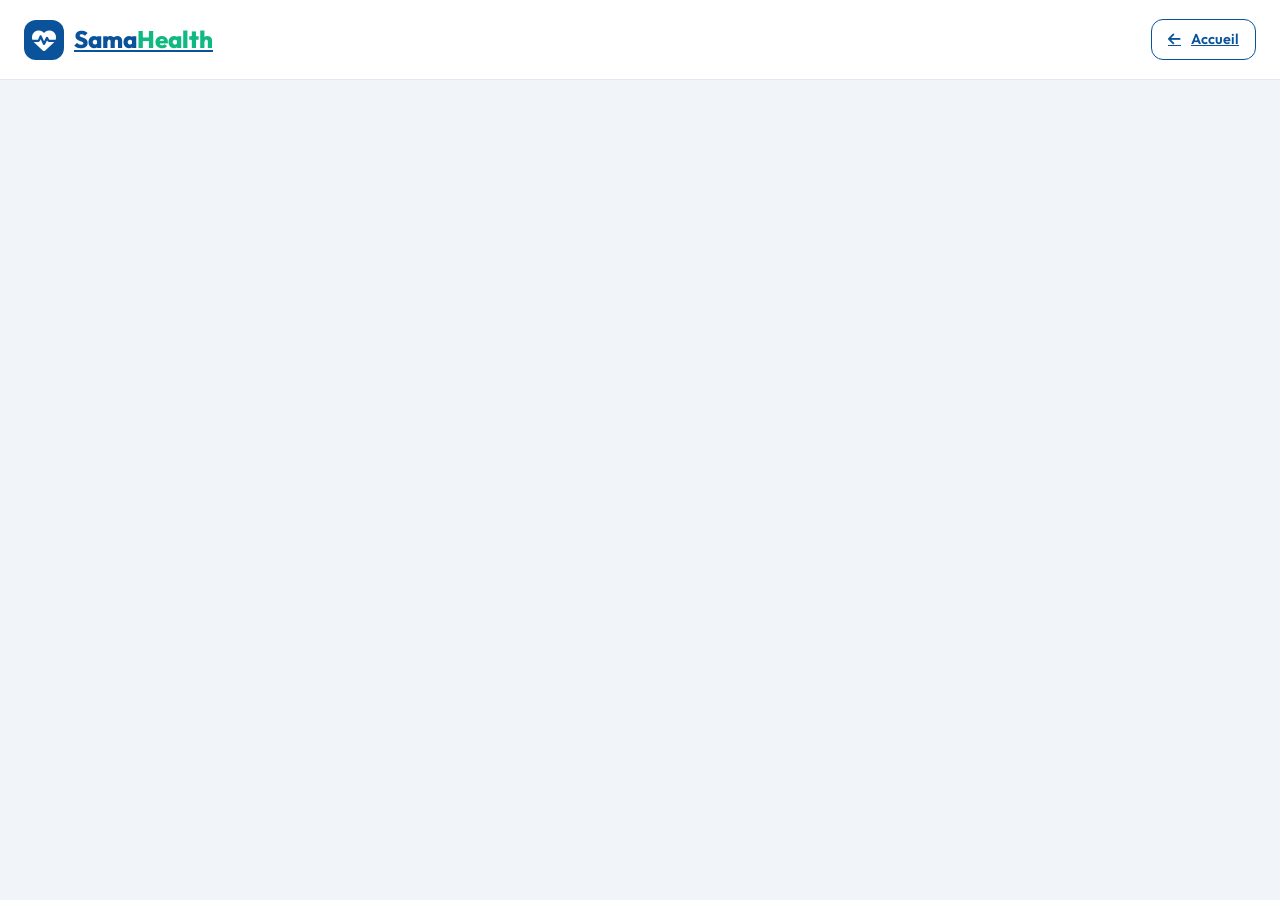
<file: Sama-Health/profile.html>
<!DOCTYPE html>
<html lang="fr">

<head>
    <meta charset="UTF-8">
    <meta name="viewport" content="width=device-width, initial-scale=1.0">
    <title>Sama Health | Mon Profil</title>
    <link rel="stylesheet" href="style.css">
    <link rel="stylesheet" href="https://cdnjs.cloudflare.com/ajax/libs/font-awesome/6.4.0/css/all.min.css">
    <link href="https://fonts.googleapis.com/css2?family=Outfit:wght@300;400;500;600;700&display=swap" rel="stylesheet">
</head>

<body class="bg-gray">
    <!-- Navigation -->
    <nav class="navbar static">
        <div class="container nav-container">
            <a href="index.html" class="logo">
                <div class="logo-icon"><i class="fas fa-heart-pulse"></i></div>
                <span>Sama<span>Health</span></span>
            </a>
            <div class="nav-links">
                <a href="index.html">Accueil</a>
                <a href="hospitals.html">Hôpitaux</a>
                <a href="appointment.html">Rendez-vous</a>
                <div class="auth-links"></div>
            </div>
        </div>
    </nav>

    <main class="container spacing-lg">
        <div class="profile-grid">
            <!-- Sidebar -->
            <aside class="profile-sidebar card reveal-on-scroll">
                <div class="user-profile-header">
                    <div class="avatar-large" id="user-avatar">?</div>
                    <h2 id="userName">-</h2>
                    <p id="userEmail">-</p>
                </div>

                <nav class="profile-nav">
                    <button class="nav-item active" data-tab="overview">
                        <i class="fas fa-th-large"></i> Aperçu
                    </button>
                    <button class="nav-item" data-tab="appointments">
                        <i class="fas fa-calendar-check"></i> Mes Rendez-vous
                    </button>
                    <button class="nav-item" data-tab="tickets">
                        <i class="fas fa-ticket-alt"></i> Mes Tickets
                    </button>
                    <button class="nav-item" data-tab="settings">
                        <i class="fas fa-cog"></i> Paramètres
                    </button>
                    <div class="nav-divider"></div>
                    <button class="nav-item logout-item" id="logout-btn-profile">
                        <i class="fas fa-sign-out-alt"></i> Déconnexion
                    </button>
                </nav>
            </aside>

            <!-- Content Area -->
            <div class="profile-content">
                <!-- Overview Tab -->
                <div class="tab-pane active" id="overview">
                    <div class="stats-row">
                        <div class="stat-card card">
                            <div class="stat-icon primary"><i class="fas fa-calendar-alt"></i></div>
                            <div class="stat-info">
                                <h3 id="count-apt">0</h3>
                                <p>Rendez-vous</p>
                            </div>
                        </div>
                        <div class="stat-card card">
                            <div class="stat-icon secondary"><i class="fas fa-ticket-alt"></i></div>
                            <div class="stat-info">
                                <h3 id="count-tickets">0</h3>
                                <p>Tickets Actifs</p>
                            </div>
                        </div>
                    </div>

                    <div class="card spacing-md">
                        <div class="card-header">
                            <h3>Activité Récente</h3>
                        </div>
                        <div id="recent-activity" class="activity-list">
                            <!-- Populated via JS -->
                        </div>
                    </div>
                </div>

                <!-- Appointments Tab -->
                <div class="tab-pane" id="appointments">
                    <div class="tab-header">
                        <h2>Mes Rendez-vous</h2>
                        <a href="appointment.html" class="btn btn-primary btn-sm">Nouveau RDV</a>
                    </div>
                    <div id="appointments-list" class="spacing-md">
                        <!-- Loaded via JS -->
                    </div>
                </div>

                <!-- Tickets Tab -->
                <div class="tab-pane" id="tickets">
                    <div class="tab-header">
                        <h2>Mes Tickets Médicaux</h2>
                    </div>
                    <div id="tickets-list" class="spacing-md">
                        <!-- Loaded via JS -->
                    </div>
                </div>

                <!-- Settings Tab -->
                <div class="tab-pane" id="settings">
                    <div class="tab-header">
                        <h2>Paramètres</h2>
                    </div>
                    <div class="card spacing-md">
                        <div class="settings-group">
                            <h3>Notifications</h3>
                            <div class="setting-item">
                                <div>
                                    <p>Alertes par Email</p>
                                    <small>Recevoir des rappels pour vos rendez-vous.</small>
                                </div>
                                <label class="switch">
                                    <input type="checkbox" checked>
                                    <span class="slider"></span>
                                </label>
                            </div>
                        </div>
                        <div class="settings-group">
                            <button class="btn btn-outline"
                                onclick="window.ui.showNotification('Fonctionnalité bientôt disponible', 'info')">Changer
                                le mot de passe</button>
                        </div>
                    </div>
                </div>
            </div>
        </div>
    </main>

    <script src="datamanager.js"></script>
    <script src="script.js"></script>
    <script>
        document.addEventListener('DOMContentLoaded', () => {
            const user = window.dataManager.state.currentUser;
            if (!user) {
                window.location.href = 'login.html';
                return;
            }

            // Sync Tab from URL
            const params = new URLSearchParams(window.location.search);
            const initialTab = params.get('tab');
            if (initialTab) switchTab(initialTab);

            initProfile();
            setupTabListeners();

            document.getElementById('logout-btn-profile').addEventListener('click', () => {
                window.dataManager.logout();
            });
        });

        function initProfile() {
            const user = window.dataManager.state.currentUser;
            const appointments = window.dataManager.state.appointments || [];
            const tickets = window.dataManager.state.tickets || [];

            // Info
            document.getElementById('userName').textContent = user.fullName;
            document.getElementById('userEmail').textContent = user.email;
            document.getElementById('user-avatar').textContent = user.fullName.charAt(0);

            // Stats
            document.getElementById('count-apt').textContent = appointments.length;
            document.getElementById('count-tickets').textContent = tickets.length;

            loadAppointments();
            loadTickets();
            loadActivity();
        }

        function setupTabListeners() {
            document.querySelectorAll('.nav-item').forEach(btn => {
                btn.addEventListener('click', () => {
                    const tabId = btn.dataset.tab;
                    if (tabId) switchTab(tabId);
                });
            });
        }

        function switchTab(tabId) {
            document.querySelectorAll('.nav-item').forEach(b => b.classList.remove('active'));
            document.querySelectorAll('.tab-pane').forEach(p => p.classList.remove('active'));

            const btn = document.querySelector(`[data-tab="${tabId}"]`);
            const pane = document.getElementById(tabId);

            if (btn && pane) {
                btn.classList.add('active');
                pane.classList.add('active');
            }
        }

        function loadAppointments() {
            const list = document.getElementById('appointments-list');
            const data = window.dataManager.state.appointments || [];

            if (data.length === 0) {
                list.innerHTML = '<div class="empty-msg"><i class="fas fa-calendar-day"></i><p>Aucun rendez-vous prévu.</p></div>';
                return;
            }

            list.innerHTML = data.reverse().map(apt => {
                const hospital = window.dataManager.state.hospitals.find(h => h.id === apt.hospitalId);
                return `
                    <div class="card apt-item">
                        <div class="apt-date">
                            <strong>${apt.date.split('-')[2]}</strong>
                            <span>${new Date(apt.date).toLocaleDateString('fr-FR', { month: 'short' })}</span>
                        </div>
                        <div class="apt-content">
                            <h4>${hospital?.name || 'Hôpital'}</h4>
                            <p>${apt.specialty} • ${apt.time}</p>
                            <span class="status-badge ${apt.status}">${apt.status === 'confirmed' ? 'Confirmé' : 'En attente'}</span>
                        </div>
                        <div class="apt-actions">
                            <button class="btn btn-icon" title="Détails"><i class="fas fa-info-circle"></i></button>
                        </div>
                    </div>
                `;
            }).join('');
        }

        function loadTickets() {
            const list = document.getElementById('tickets-list');
            const data = window.dataManager.state.tickets || [];

            if (data.length === 0) {
                list.innerHTML = '<div class="empty-msg"><i class="fas fa-tags"></i><p>Aucun ticket actif.</p></div>';
                return;
            }

            list.innerHTML = data.map(t => {
                const hospital = window.dataManager.state.hospitals.find(h => h.id === t.hospitalId);
                return `
                    <div class="card ticket-item">
                        <div class="ticket-visual">
                            <i class="fas fa-qrcode"></i>
                        </div>
                        <div class="ticket-details">
                            <div class="flex-between">
                                <h3>#${t.id}</h3>
                                <span class="badge">Valide</span>
                            </div>
                            <p><strong>Hôpital:</strong> ${hospital?.name}</p>
                            <p><strong>Service:</strong> ${t.service}</p>
                            <p><strong>Date:</strong> ${new Date(t.createdAt).toLocaleDateString()}</p>
                        </div>
                        <button class="btn btn-outline btn-sm">Afficher QR</button>
                    </div>
                `;
            }).join('');
        }

        function loadActivity() {
            const container = document.getElementById('recent-activity');
            const appointments = window.dataManager.state.appointments || [];

            if (appointments.length === 0) {
                container.innerHTML = '<p class="text-muted">Aucune activité récente.</p>';
                return;
            }

            container.innerHTML = appointments.slice(-3).reverse().map(apt => `
                <div class="activity-item">
                    <div class="icon-small"><i class="fas fa-calendar-check"></i></div>
                    <div class="activity-text">
                        <p>Nouveau RDV pris à <strong>${apt.time}</strong></p>
                        <small>${apt.date}</small>
                    </div>
                </div>
            `).join('');
        }
    </script>
</body>

</html>
</file>
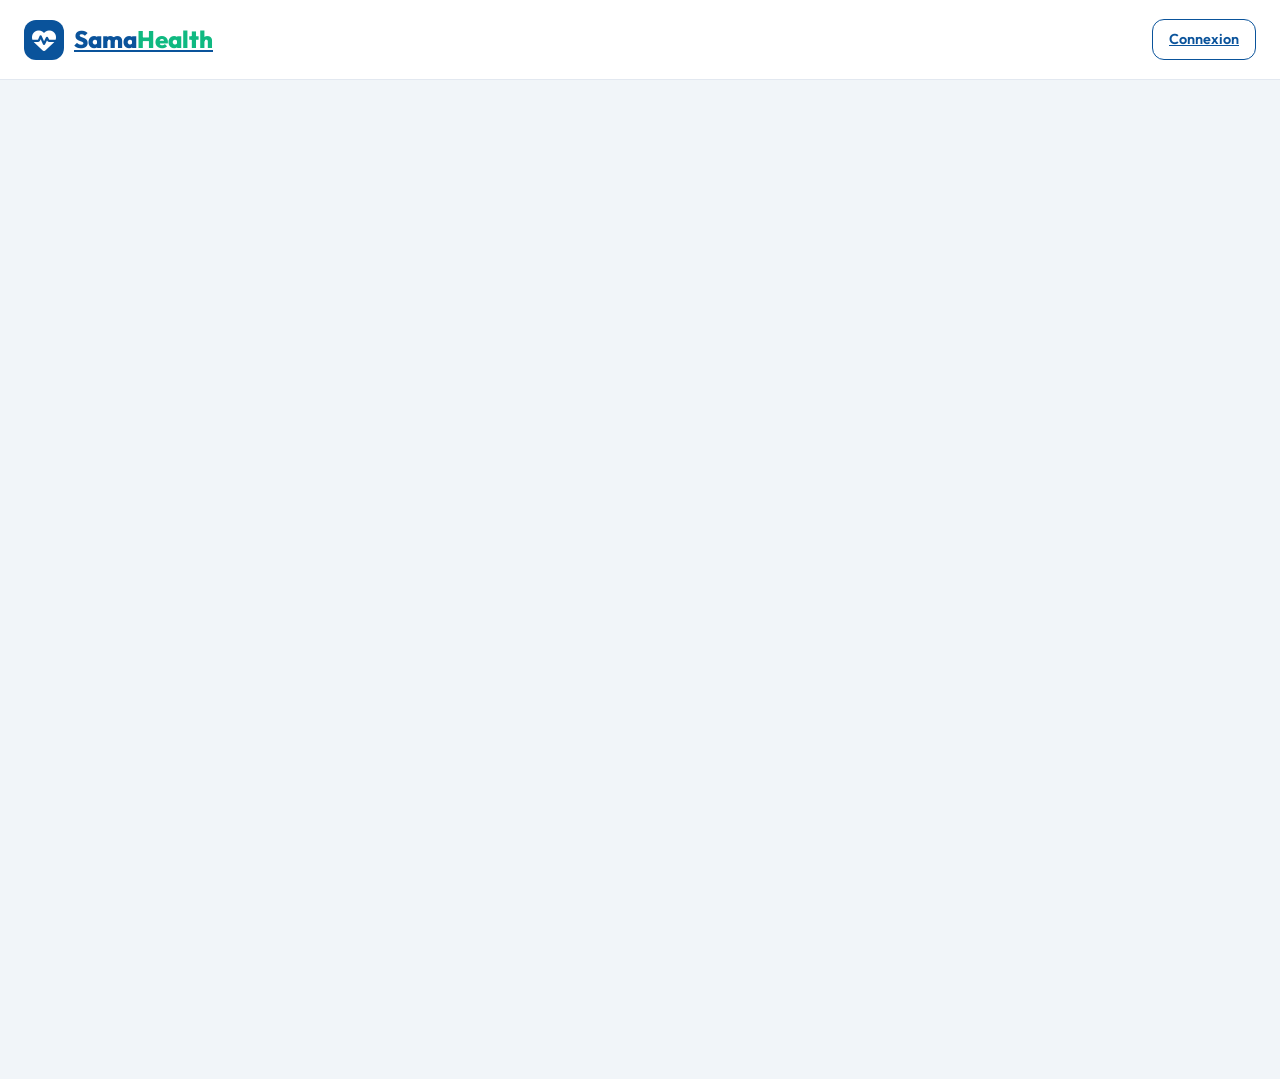
<file: Sama-Health/signup.html>
<!DOCTYPE html>
<html lang="fr">

<head>
    <meta charset="UTF-8">
    <meta name="viewport" content="width=device-width, initial-scale=1.0">
    <title>Sama Health | Inscription</title>
    <link rel="stylesheet" href="style.css">
    <link rel="stylesheet" href="https://cdnjs.cloudflare.com/ajax/libs/font-awesome/6.4.0/css/all.min.css">
    <link href="https://fonts.googleapis.com/css2?family=Outfit:wght@300;400;500;600;700&display=swap" rel="stylesheet">
</head>

<body class="bg-gray">
    <nav class="navbar static">
        <div class="container nav-container">
            <a href="index.html" class="logo">
                <div class="logo-icon"><i class="fas fa-heart-pulse"></i></div>
                <span>Sama<span>Health</span></span>
            </a>
            <a href="login.html" class="btn btn-outline btn-sm">
                Connexion
            </a>
        </div>
    </nav>

    <main class="auth-wrapper">
        <div class="auth-card wider reveal-on-scroll">
            <div class="auth-header">
                <h1>Créer un compte</h1>
                <p>Rejoignez des milliers de Sénégalais qui gagnent du temps.</p>
            </div>

            <form id="signup-form" class="spacing-md">
                <div class="form-row">
                    <div class="form-group">
                        <label class="form-label">Prénom</label>
                        <input type="text" name="firstName" class="form-input" placeholder="Ex: Moussa" required>
                    </div>
                    <div class="form-group">
                        <label class="form-label">Nom</label>
                        <input type="text" name="lastName" class="form-input" placeholder="Ex: Diop" required>
                    </div>
                </div>

                <div class="form-group">
                    <label class="form-label">Adresse Email</label>
                    <div class="input-icon">
                        <i class="fas fa-envelope"></i>
                        <input type="email" name="email" class="form-input" placeholder="moussa.diop@mail.sn" required>
                    </div>
                </div>

                <div class="form-group">
                    <label class="form-label">Numéro de Téléphone</label>
                    <div class="input-icon">
                        <i class="fas fa-phone"></i>
                        <input type="tel" name="phone" class="form-input" placeholder="77 000 00 00" required>
                    </div>
                </div>

                <div class="form-group">
                    <label class="form-label">Mot de passe</label>
                    <div class="input-icon">
                        <i class="fas fa-lock"></i>
                        <input type="password" name="password" class="form-input" placeholder="••••••••" required>
                    </div>
                    <div class="password-strength-meter">
                        <div class="meter-bar"></div>
                    </div>
                </div>

                <div class="form-group checkbox-group">
                    <input type="checkbox" id="terms" name="terms" required>
                    <label for="terms">J'accepte les <a href="#">conditions d'utilisation</a></label>
                </div>

                <button type="submit" class="btn btn-primary btn-block">
                    Créer mon compte <i class="fas fa-user-plus"></i>
                </button>
            </form>

            <div class="auth-footer">
                <p>Déjà inscrit ? <a href="login.html">Connectez-vous ici</a></p>
            </div>
        </div>
    </main>

    <script src="datamanager.js"></script>
    <script src="script.js"></script>
    <script>
        document.addEventListener('DOMContentLoaded', () => {
            const form = document.getElementById('signup-form');

            form.addEventListener('submit', async (e) => {
                e.preventDefault();

                const isValid = FormValidator.validate('signup-form', {
                    firstName: { required: true },
                    lastName: { required: true },
                    email: { required: true, email: true },
                    password: { required: true, min: 6 },
                    phone: { required: true }
                });

                if (!isValid) return;

                const formData = new FormData(form);
                const userData = {
                    fullName: `${formData.get('firstName')} ${formData.get('lastName')}`,
                    email: formData.get('email'),
                    phone: formData.get('phone'),
                    password: formData.get('password')
                };

                const result = window.dataManager.signup(userData);

                if (result.success) {
                    window.ui.showNotification("Compte créé avec succès !", "success");
                    setTimeout(() => window.location.href = 'index.html', 2000);
                } else {
                    window.ui.showNotification(result.message, "error");
                }
            });

            // Basic password strength visual
            const passwordInput = form.querySelector('[name="password"]');
            const meterBar = document.querySelector('.meter-bar');

            passwordInput.addEventListener('input', (e) => {
                const val = e.target.value;
                let strength = 0;
                if (val.length > 5) strength = 33;
                if (val.length > 8 && /[A-Z]/.test(val)) strength = 66;
                if (val.length > 10 && /[!@#$%^&*]/.test(val)) strength = 100;

                meterBar.style.width = strength + '%';
                meterBar.style.backgroundColor = strength < 40 ? '#ef4444' : (strength < 70 ? '#f59e0b' : '#10b981');
            });
        });
    </script>
</body>

</html>
</file>
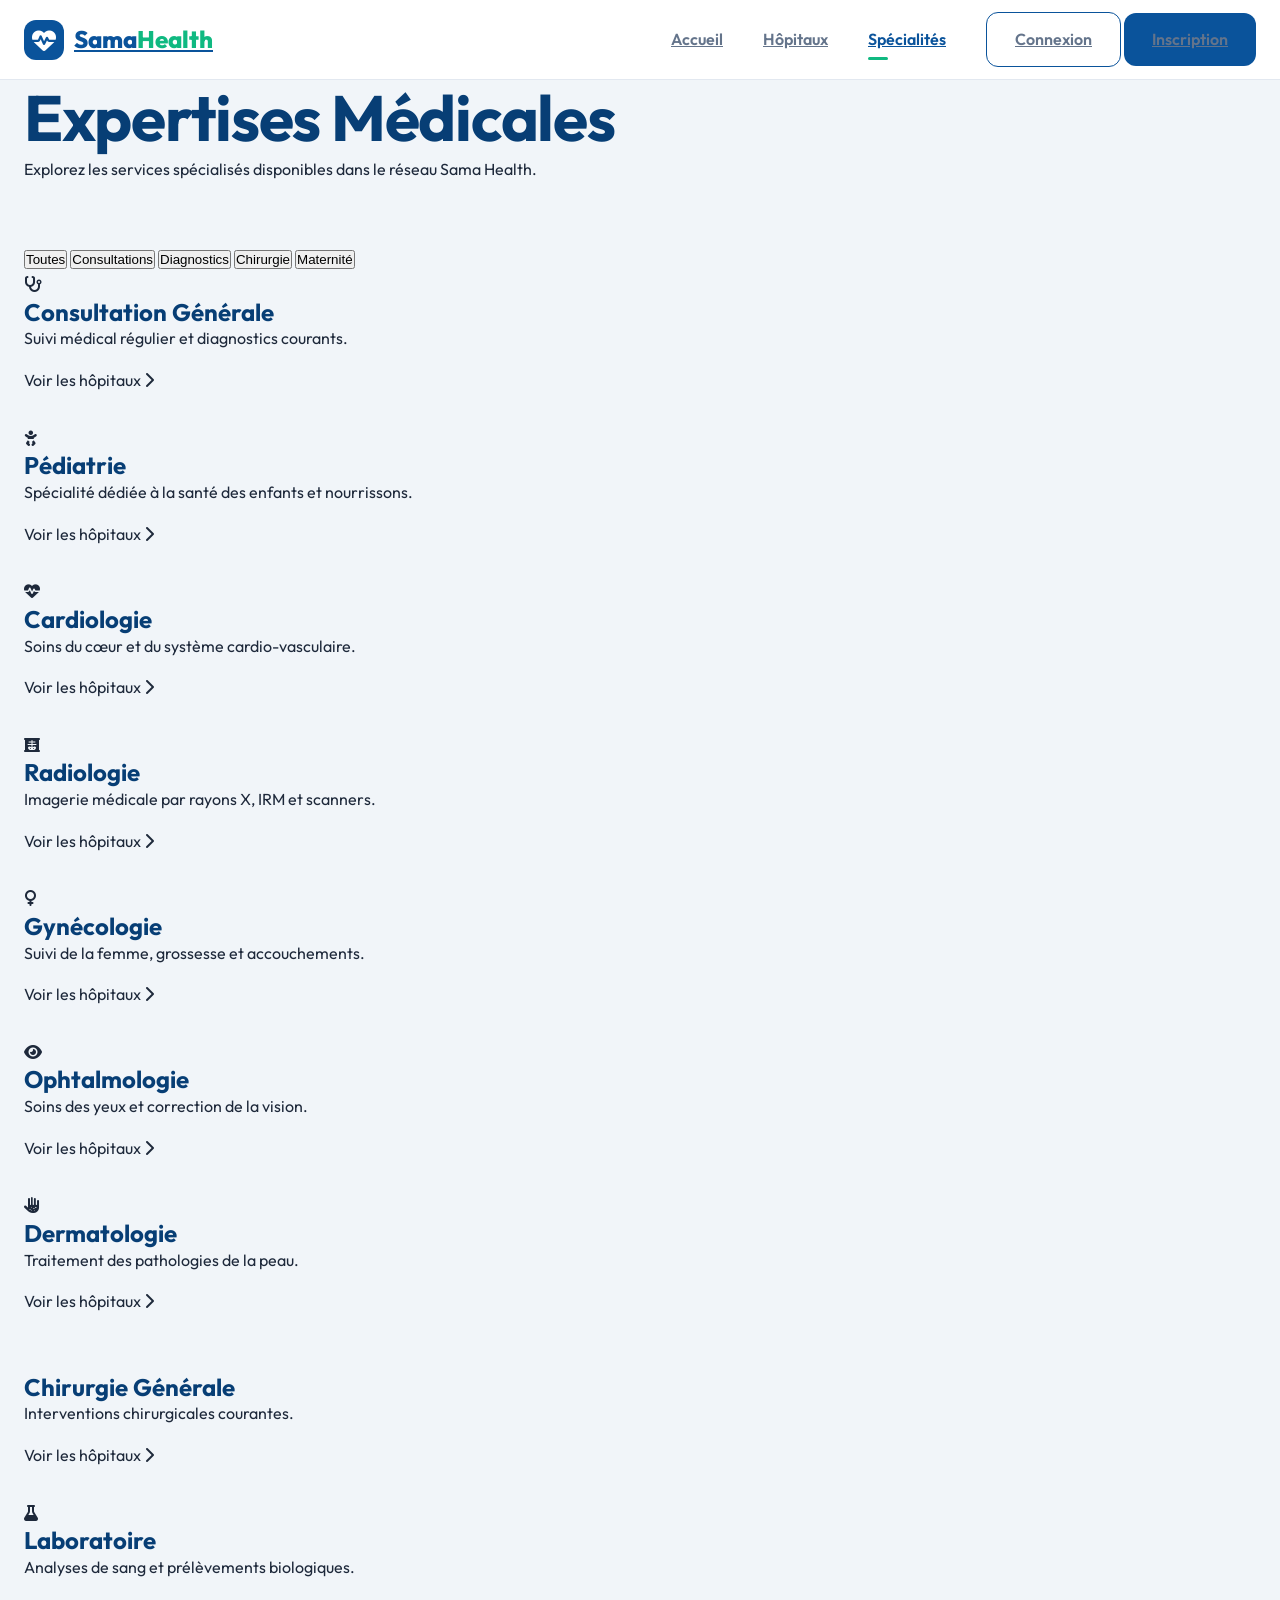
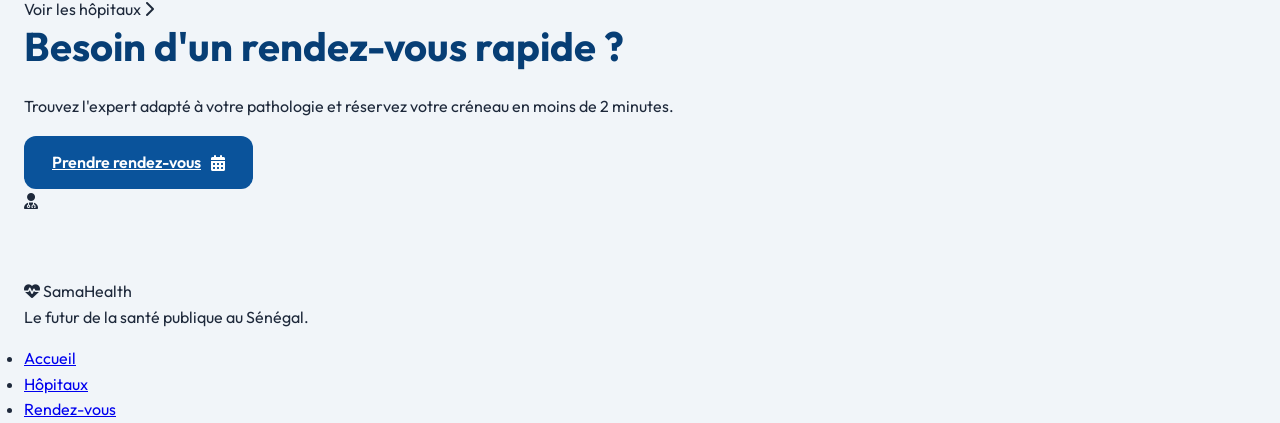
<file: Sama-Health/specialties.html>
<!DOCTYPE html>
<html lang="fr">

<head>
    <meta charset="UTF-8">
    <meta name="viewport" content="width=device-width, initial-scale=1.0">
    <title>Sama Health | Spécialités Médicales</title>
    <link rel="stylesheet" href="style.css">
    <link rel="stylesheet" href="https://cdnjs.cloudflare.com/ajax/libs/font-awesome/6.4.0/css/all.min.css">
    <link href="https://fonts.googleapis.com/css2?family=Outfit:wght@300;400;500;600;700&display=swap" rel="stylesheet">
</head>

<body class="bg-gray">
    <!-- Navigation -->
    <nav class="navbar static">
        <div class="container nav-container">
            <a href="index.html" class="logo">
                <div class="logo-icon"><i class="fas fa-heart-pulse"></i></div>
                <span>Sama<span>Health</span></span>
            </a>
            <button class="menu-toggle" aria-label="Menu">
                <span></span><span></span><span></span>
            </button>
            <div class="nav-links">
                <a href="index.html">Accueil</a>
                <a href="hospitals.html">Hôpitaux</a>
                <a href="specialties.html" class="active">Spécialités</a>
                <div class="auth-links"></div>
            </div>
        </div>
    </nav>

    <header class="page-header compact">
        <div class="container">
            <h1>Expertises Médicales</h1>
            <p>Explorez les services spécialisés disponibles dans le réseau Sama Health.</p>
        </div>
    </header>

    <main class="container spacing-lg">
        <!-- Category Filter -->
        <div class="category-scroll-container">
            <div class="category-tabs" id="category-tabs">
                <button class="tab-item active" data-cat="all">Toutes</button>
                <button class="tab-item" data-cat="consultation">Consultations</button>
                <button class="tab-item" data-cat="diagnostic">Diagnostics</button>
                <button class="tab-item" data-cat="chirurgie">Chirurgie</button>
                <button class="tab-item" data-cat="maternite">Maternité</button>
            </div>
        </div>

        <!-- Grid -->
        <div class="specialties-grid-modern" id="specialties-grid">
            <!-- Loaded via JS -->
        </div>

        <section class="booking-cta card spacing-md reveal-on-scroll">
            <div class="cta-content">
                <h2>Besoin d'un rendez-vous rapide ?</h2>
                <p>Trouvez l'expert adapté à votre pathologie et réservez votre créneau en moins de 2 minutes.</p>
                <a href="appointment.html" class="btn btn-primary">Prendre rendez-vous <i
                        class="fas fa-calendar-alt"></i></a>
            </div>
            <div class="cta-icon">
                <i class="fas fa-user-md"></i>
            </div>
        </section>
    </main>

    <footer class="footer">
        <div class="container footer-grid">
            <div class="footer-brand">
                <i class="fas fa-heart-pulse"></i>
                <span>Sama<span>Health</span></span>
                <p>Le futur de la santé publique au Sénégal.</p>
            </div>
            <div class="footer-links">
                <ul>
                    <li><a href="index.html">Accueil</a></li>
                    <li><a href="hospitals.html">Hôpitaux</a></li>
                    <li><a href="appointment.html">Rendez-vous</a></li>
                </ul>
            </div>
        </div>
    </footer>

    <script src="datamanager.js"></script>
    <script src="script.js"></script>
    <script>
        const specialties = [
            { name: "Consultation Générale", cat: "consultation", icon: "fa-stethoscope", desc: "Suivi médical régulier et diagnostics courants." },
            { name: "Pédiatrie", cat: "consultation", icon: "fa-baby", desc: "Spécialité dédiée à la santé des enfants et nourrissons." },
            { name: "Cardiologie", cat: "consultation", icon: "fa-heart-pulse", desc: "Soins du cœur et du système cardio-vasculaire." },
            { name: "Radiologie", cat: "diagnostic", icon: "fa-x-ray", desc: "Imagerie médicale par rayons X, IRM et scanners." },
            { name: "Gynécologie", cat: "maternite", icon: "fa-venus", desc: "Suivi de la femme, grossesse et accouchements." },
            { name: "Ophtalmologie", cat: "consultation", icon: "fa-eye", desc: "Soins des yeux et correction de la vision." },
            { name: "Dermatologie", cat: "consultation", icon: "fa-allergies", desc: "Traitement des pathologies de la peau." },
            { name: "Chirurgie Générale", cat: "chirurgie", icon: "fa-scalpel-path", desc: "Interventions chirurgicales courantes." },
            { name: "Laboratoire", cat: "diagnostic", icon: "fa-flask", desc: "Analyses de sang et prélèvements biologiques." }
        ];

        document.addEventListener('DOMContentLoaded', () => {
            renderSpecialties('all');

            document.querySelectorAll('.tab-item').forEach(tab => {
                tab.addEventListener('click', () => {
                    document.querySelectorAll('.tab-item').forEach(t => t.classList.remove('active'));
                    tab.classList.add('active');
                    renderSpecialties(tab.dataset.cat);
                });
            });
        });

        function renderSpecialties(cat) {
            const grid = document.getElementById('specialties-grid');
            const filtered = cat === 'all' ? specialties : specialties.filter(s => s.cat === cat);

            grid.innerHTML = filtered.map(s => `
                <div class="card specialty-card-modern reveal-on-scroll" onclick="window.location.href='hospitals.html?specialty=${s.name}'">
                    <div class="icon-header">
                        <div class="icon-circle"><i class="fas ${s.icon}"></i></div>
                    </div>
                    <h3>${s.name}</h3>
                    <p>${s.desc}</p>
                    <div class="card-footer">
                        <span>Voir les hôpitaux</span>
                        <i class="fas fa-chevron-right"></i>
                    </div>
                </div>
            `).join('');

            window.ui.initAnimations();
        }
    </script>
</body>

</html>
</file>
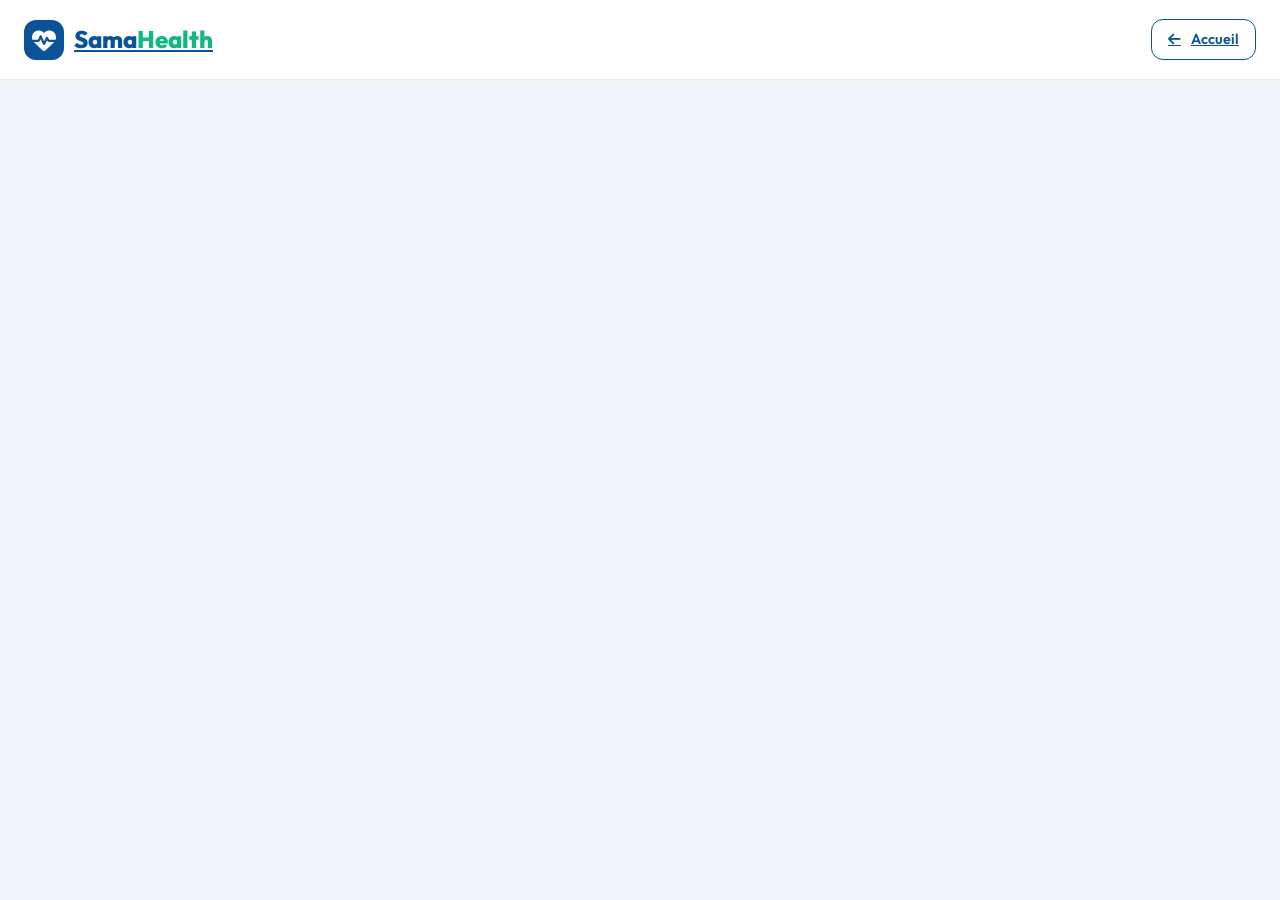
<file: Sama-Health/tickets.html>
<!DOCTYPE html>
<html lang="fr">

<head>
    <meta charset="UTF-8">
    <meta name="viewport" content="width=device-width, initial-scale=1.0">
    <title>Sama Health | Mon Portefeuille</title>
    <link rel="stylesheet" href="style.css">
    <link rel="stylesheet" href="https://cdnjs.cloudflare.com/ajax/libs/font-awesome/6.4.0/css/all.min.css">
    <link href="https://fonts.googleapis.com/css2?family=Outfit:wght@300;400;500;600;700&display=swap" rel="stylesheet">
</head>

<body class="bg-gray">
    <!-- Navigation -->
    <nav class="navbar static">
        <div class="container nav-container">
            <a href="index.html" class="logo">
                <div class="logo-icon"><i class="fas fa-heart-pulse"></i></div>
                <span>Sama<span>Health</span></span>
            </a>
            <div class="nav-links">
                <a href="index.html">Accueil</a>
                <a href="hospitals.html">Hôpitaux</a>
                <a href="profile.html">Profil</a>
                <div class="auth-links"></div>
            </div>
        </div>
    </nav>

    <main class="container spacing-lg">
        <div class="flex-between spacing-md">
            <h1>Mes Tickets Médicaux</h1>
            <button class="btn btn-primary" onclick="window.location.href='hospitals.html'">Prendre un ticket <i
                    class="fas fa-plus"></i></button>
        </div>

        <div class="wallet-layout">
            <div class="tickets-container" id="tickets-list-full">
                <!-- Loaded via JS -->
            </div>

            <aside class="wallet-sidebar">
                <div class="card reveal-on-scroll">
                    <h3>Résumé du Compte</h3>
                    <div class="wallet-stats">
                        <div class="w-stat">
                            <span>Tickets Valides</span>
                            <strong id="active-count">0</strong>
                        </div>
                        <div class="w-stat">
                            <span>Total Dépensé</span>
                            <strong>15,000 FCFA</strong>
                        </div>
                    </div>
                </div>

                <div class="card info-card bg-primary text-white reveal-on-scroll">
                    <i class="fas fa-shield-halved fa-2x"></i>
                    <h4>Paiement Sécurisé</h4>
                    <p>Vos tickets sont générés de manière unique et sécurisée par blockchain.</p>
                </div>
            </aside>
        </div>
    </main>

    <!-- Modal QR -->
    <div id="qr-modal" class="modal-overlay hidden" onclick="closeModal()">
        <div class="modal-card" onclick="event.stopPropagation()">
            <div class="ticket-header-modal">
                <h2 id="modal-hosp-name">-</h2>
                <span id="modal-ticket-id">#00000</span>
            </div>
            <div class="qr-placeholder" id="modal-qr">
                <i class="fas fa-qrcode fa-5x"></i>
            </div>
            <div class="modal-footer">
                <button class="btn btn-outline btn-block" onclick="window.print()">Imprimer le ticket</button>
                <button class="btn btn-primary btn-block" onclick="closeModal()">Fermer</button>
            </div>
        </div>
    </div>

    <footer class="footer">
        <div class="container footer-grid">
            <div class="footer-brand">
                <i class="fas fa-heart-pulse"></i>
                <span>Sama<span>Health</span></span>
            </div>
            <div class="footer-links">
                <ul>
                    <li><a href="index.html">Accueil</a></li>
                    <li><a href="hospitals.html">Hôpitaux</a></li>
                    <li><a href="profile.html">Portefeuille</a></li>
                </ul>
            </div>
        </div>
    </footer>

    <script src="datamanager.js"></script>
    <script src="script.js"></script>
    <script>
        document.addEventListener('DOMContentLoaded', () => {
            if (!window.dataManager.state.currentUser) {
                window.location.href = 'login.html';
                return;
            }
            renderTickets();
        });

        function renderTickets() {
            const container = document.getElementById('tickets-list-full');
            const tickets = window.dataManager.state.tickets || [];

            document.getElementById('active-count').textContent = tickets.length;

            if (tickets.length === 0) {
                container.innerHTML = `
                    <div class="card text-center py-80">
                        <i class="fas fa-ticket-alt fa-3x text-muted mb-20"></i>
                        <h3>Vous n'avez pas encore de tickets</h3>
                        <p class="text-muted">Sélectionnez un hôpital pour générer votre premier ticket de consultation.</p>
                        <a href="hospitals.html" class="btn btn-outline mt-20">Trouver un hôpital</a>
                    </div>
                `;
                return;
            }

            container.innerHTML = tickets.reverse().map(t => {
                const hospital = window.dataManager.state.hospitals.find(h => h.id === t.hospitalId);
                return `
                    <div class="card ticket-modern reveal-on-scroll">
                        <div class="ticket-left">
                            <i class="fas fa-hospital-user"></i>
                        </div>
                        <div class="ticket-center">
                            <span class="ticket-tag">Consultation</span>
                            <h3>${hospital?.name || 'Hôpital'}</h3>
                            <div class="ticket-info-row">
                                <span><i class="fas fa-stethoscope"></i> ${t.service}</span>
                                <span><i class="fas fa-calendar"></i> ${new Date(t.createdAt).toLocaleDateString()}</span>
                            </div>
                        </div>
                        <div class="ticket-right">
                             <span class="ticket-id">#${t.id}</span>
                             <button class="btn btn-primary btn-sm" onclick="showTicket('${t.id}', '${hospital?.name}')">Afficher QR</button>
                        </div>
                    </div>
                `;
            }).join('');

            window.ui.initAnimations();
        }

        function showTicket(id, hosp) {
            document.getElementById('modal-hosp-name').textContent = hosp;
            document.getElementById('modal-ticket-id').textContent = `#${id}`;
            document.getElementById('qr-modal').classList.remove('hidden');
        }

        function closeModal() {
            document.getElementById('qr-modal').classList.add('hidden');
        }
    </script>

    <style>
        .wallet-layout {
            display: grid;
            grid-template-columns: 1fr 340px;
            gap: 32px;
        }

        .ticket-modern {
            display: flex;
            align-items: center;
            gap: 24px;
            padding: 20px;
            border-left: 6px solid var(--primary);
            margin-bottom: 20px;
            transition: 0.3s;
        }

        .ticket-modern:hover {
            transform: scale(1.02);
        }

        .ticket-left {
            width: 60px;
            height: 60px;
            background: var(--primary-light);
            color: var(--primary);
            border-radius: 12px;
            display: flex;
            align-items: center;
            justify-content: center;
            font-size: 1.5rem;
        }

        .ticket-center {
            flex: 1;
        }

        .ticket-center h3 {
            font-size: 1.25rem;
            margin: 4px 0;
        }

        .ticket-tag {
            font-size: 0.75rem;
            font-weight: 700;
            color: var(--secondary);
            text-transform: uppercase;
            letter-spacing: 1px;
        }

        .ticket-info-row {
            display: flex;
            gap: 20px;
            font-size: 0.85rem;
            color: var(--text-muted);
        }

        .ticket-info-row i {
            color: var(--primary-light);
            margin-right: 5px;
        }

        .ticket-right {
            text-align: right;
        }

        .ticket-id {
            display: block;
            font-weight: 800;
            font-size: 1.2rem;
            color: var(--primary-dark);
            margin-bottom: 10px;
        }

        .modal-overlay {
            position: fixed;
            inset: 0;
            background: rgba(0, 0, 0, 0.6);
            backdrop-filter: blur(8px);
            display: flex;
            align-items: center;
            justify-content: center;
            z-index: 2000;
            animation: fadeIn 0.3s;
        }

        .modal-card {
            background: white;
            border-radius: 20px;
            padding: 40px;
            width: 100%;
            max-width: 400px;
            text-align: center;
            box-shadow: var(--shadow-xl);
        }

        .qr-placeholder {
            background: #f8fafc;
            padding: 40px;
            border-radius: 20px;
            border: 2px dashed #e2e8f0;
            margin: 20px 0;
            color: var(--primary);
        }

        .ticket-header-modal h2 {
            font-size: 1.5rem;
        }

        @keyframes fadeIn {
            from {
                opacity: 0;
            }

            to {
                opacity: 1;
            }
        }

        @media (max-width: 900px) {
            .wallet-layout {
                grid-template-columns: 1fr;
            }

            .ticket-modern {
                flex-direction: column;
                text-align: center;
            }

            .ticket-right {
                text-align: center;
            }
        }
    </style>
</body>

</html>
</file>
<file: Sama-Health/style.css>
/* 
 * Sama Health - Modern Design System
 * Version: 2.2 (Production-Ready)
 */

@import url('https://fonts.googleapis.com/css2?family=Outfit:wght@300;400;500;600;700&display=swap');

:root {
    /* Primary Palette - Medical Premium */
    --primary: #0A539B;
    --primary-dark: #073E75;
    --primary-light: #EEF6FF;
    --secondary: #10B981;
    --secondary-dark: #059669;
    --accent: #F59E0B;

    /* Semantic Colors */
    --success: #10B981;
    --error: #EF4444;
    --warning: #F59E0B;
    --info: #3B82F6;

    /* Neutrals */
    --text-main: #1E293B;
    --text-muted: #64748B;
    --text-light: #94A3B8;
    --bg-main: #F8FAFC;
    --bg-gray: #F1F5F9;
    --bg-card: #FFFFFF;
    --border: #E2E8F0;

    /* Shadows & Depth */
    --shadow-sm: 0 1px 2px 0 rgba(0, 0, 0, 0.05);
    --shadow-md: 0 4px 6px -1px rgba(0, 0, 0, 0.1), 0 2px 4px -1px rgba(0, 0, 0, 0.06);
    --shadow-lg: 0 10px 15px -3px rgba(0, 0, 0, 0.1), 0 4px 6px -2px rgba(0, 0, 0, 0.05);
    --shadow-xl: 0 20px 25px -5px rgba(0, 0, 0, 0.1), 0 10px 10px -5px rgba(0, 0, 0, 0.04);

    /* Layout Constants */
    --radius-sm: 8px;
    --radius-md: 12px;
    --radius-lg: 24px;
    --radius-full: 9999px;
    --container-width: 1280px;
    --nav-height: 80px;

    /* Transitions */
    --transition-fast: 150ms cubic-bezier(0.4, 0, 0.2, 1);
    --transition-base: 250ms cubic-bezier(0.4, 0, 0.2, 1);
}

/* Reset & Base Styles */
* {
    margin: 0;
    padding: 0;
    box-sizing: border-box;
}

html {
    scroll-behavior: smooth;
    font-size: 16px;
}

body {
    font-family: 'Outfit', sans-serif;
    color: var(--text-main);
    background-color: var(--bg-main);
    line-height: 1.6;
    -webkit-font-smoothing: antialiased;
}

.container {
    width: 100%;
    max-width: var(--container-width);
    margin: 0 auto;
    padding: 0 24px;
}

.bg-gray {
    background-color: var(--bg-gray);
}

.spacing-md {
    margin-bottom: 2rem;
}

.spacing-lg {
    margin-top: 4rem;
    margin-bottom: 4rem;
}

.spacing-v {
    padding: 4rem 0;
}

.text-center {
    text-align: center;
}

.text-muted {
    color: var(--text-muted);
}

.hidden {
    display: none !important;
}

/* Typography */
h1,
h2,
h3,
h4,
h5 {
    font-weight: 700;
    line-height: 1.2;
    color: var(--primary-dark);
}

h1 {
    font-size: clamp(2.5rem, 5vw, 4rem);
    letter-spacing: -0.02em;
}

h2 {
    font-size: clamp(2rem, 4vw, 2.5rem);
    margin-bottom: 1.5rem;
}

h3 {
    font-size: 1.5rem;
}

p {
    margin-bottom: 1rem;
}

.badge {
    display: inline-block;
    padding: 6px 16px;
    background: var(--primary-light);
    color: var(--primary);
    border-radius: var(--radius-full);
    font-weight: 600;
    font-size: 0.85rem;
    margin-bottom: 1rem;
}

/* Buttons */
.btn {
    display: inline-flex;
    align-items: center;
    justify-content: center;
    padding: 14px 28px;
    border-radius: var(--radius-md);
    font-weight: 600;
    font-size: 1rem;
    cursor: pointer;
    transition: var(--transition-base);
    border: none;
    gap: 10px;
}

.btn-sm {
    padding: 8px 16px;
    font-size: 0.9rem;
}

.btn-lg {
    padding: 18px 36px;
    font-size: 1.1rem;
}

.btn-block {
    width: 100%;
    display: flex;
}

.btn-primary {
    background: var(--primary);
    color: white;
}

.btn-primary:hover {
    background: var(--primary-dark);
    transform: translateY(-2px);
    box-shadow: var(--shadow-lg);
}

.btn-secondary {
    background: var(--bg-card);
    color: var(--primary);
    border: 1px solid var(--border);
}

.btn-secondary:hover {
    background: var(--bg-main);
    transform: translateY(-2px);
}

.btn-outline {
    background: transparent;
    border: 1.5px solid var(--primary);
    color: var(--primary);
}

.btn-outline:hover {
    background: var(--primary-light);
}

/* Navbar */
.navbar {
    height: var(--nav-height);
    background: rgba(255, 255, 255, 0.9);
    backdrop-filter: blur(12px);
    border-bottom: 1px solid var(--border);
    position: fixed;
    top: 0;
    width: 100%;
    z-index: 1000;
    transition: var(--transition-base);
}

.navbar.static {
    position: relative;
    background: #fff;
}

.navbar.scrolled {
    box-shadow: var(--shadow-md);
    height: 70px;
}

.navbar.nav-hidden {
    transform: translateY(-100%);
}

.nav-container {
    display: flex;
    justify-content: space-between;
    align-items: center;
    height: 100%;
}

.logo {
    font-size: 1.5rem;
    font-weight: 800;
    color: var(--primary);
    display: flex;
    align-items: center;
    gap: 10px;
}

.logo span span {
    color: var(--secondary);
}

.logo-icon {
    width: 40px;
    height: 40px;
    background: var(--primary);
    color: white;
    border-radius: 12px;
    display: flex;
    align-items: center;
    justify-content: center;
}

.nav-links {
    display: flex;
    align-items: center;
    gap: 40px;
}

.nav-links a {
    font-weight: 600;
    color: var(--text-muted);
    position: relative;
}

.nav-links a:hover,
.nav-links a.active {
    color: var(--primary);
}

.nav-links a.active::after {
    content: '';
    position: absolute;
    bottom: -8px;
    left: 0;
    width: 20px;
    height: 3px;
    background: var(--secondary);
    border-radius: 3px;
}

/* Menu Toggle */
.menu-toggle {
    display: none;
    background: none;
    border: none;
    flex-direction: column;
    gap: 6px;
    cursor: pointer;
}

.menu-toggle span {
    display: block;
    width: 25px;
    height: 2px;
    background: var(--primary);
    transition: 0.3s;
}

/* Auth Components */
.auth-wrapper {
    min-height: calc(100vh - var(--nav-height));
    display: flex;
    align-items: center;
    justify-content: center;
    padding: 40px 20px;
}

.auth-card {
    background: white;
    padding: 48px;
    border-radius: var(--radius-lg);
    box-shadow: var(--shadow-xl);
    width: 100%;
    max-width: 480px;
}

.auth-card.wider {
    max-width: 560px;
}

.auth-header {
    text-align: center;
    margin-bottom: 32px;
}

.auth-header h1 {
    font-size: 2rem;
    margin-bottom: 8px;
}

.auth-footer {
    margin-top: 32px;
    text-align: center;
    border-top: 1px solid var(--border);
    padding-top: 24px;
}

.auth-footer a {
    color: var(--primary);
    font-weight: 700;
}

/* Form Elements */
.form-group {
    margin-bottom: 1.5rem;
}

.form-label {
    display: block;
    margin-bottom: 8px;
    font-weight: 600;
    font-size: 0.9rem;
    color: var(--text-main);
}

.form-input,
.form-select,
.form-textarea {
    width: 100%;
    padding: 14px 18px;
    border: 1px solid var(--border);
    border-radius: var(--radius-md);
    font-size: 1rem;
    font-family: inherit;
    background: #fff;
    transition: var(--transition-fast);
}

.form-input:focus,
.form-select:focus {
    outline: none;
    border-color: var(--primary);
    box-shadow: 0 0 0 4px rgba(10, 83, 155, 0.1);
}

.input-icon {
    position: relative;
}

.input-icon i {
    position: absolute;
    left: 18px;
    top: 50%;
    transform: translateY(-50%);
    color: var(--text-light);
}

.input-icon .form-input {
    padding-left: 50px;
}

.error-msg {
    color: var(--error);
    font-size: 0.8rem;
    margin-top: 5px;
    display: block;
}

.form-input.is-invalid {
    border-color: var(--error);
}

/* Grid System */
.hero-grid,
.hospitals-grid,
.features-grid,
.specialties-grid-modern,
.profile-grid {
    display: grid;
    gap: 32px;
}

/* Hero Section */
.hero {
    padding: 160px 0 100px;
    background: radial-gradient(circle at 90% 10%, rgba(10, 83, 155, 0.05), transparent 40%);
}

.hero-grid {
    grid-template-columns: 1.2fr 1fr;
    align-items: center;
}

.hero-content h1 span {
    color: var(--secondary);
    background: linear-gradient(120deg, var(--secondary) 0%, var(--secondary-dark) 100%);
    -webkit-background-clip: text;
    -webkit-text-fill-color: transparent;
}

.hero-stats {
    display: flex;
    gap: 40px;
    margin-top: 60px;
}

.stat-item strong {
    display: block;
    font-size: 2rem;
    color: var(--primary);
}

.stat-item span {
    color: var(--text-light);
    font-size: 0.9rem;
}

.image-wrapper {
    position: relative;
}

.floating {
    animation: floating 6s ease-in-out infinite;
}

@keyframes floating {

    0%,
    100% {
        transform: translateY(0);
    }

    50% {
        transform: translateY(-20px);
    }
}

.floating-card {
    position: absolute;
    background: white;
    padding: 12px 20px;
    border-radius: 12px;
    box-shadow: var(--shadow-lg);
    display: flex;
    align-items: center;
    gap: 12px;
    font-weight: 600;
}

.floating-card i {
    color: var(--success);
}

.c1 {
    top: 20%;
    left: -10%;
}

.c2 {
    bottom: 20%;
    right: -5%;
}

/* Hospital Cards */
.hospitals-grid {
    grid-template-columns: repeat(auto-fill, minmax(360px, 1fr));
}

.hospital-card {
    overflow: hidden;
    padding: 0;
}

.hospital-image {
    height: 220px;
    position: relative;
    overflow: hidden;
}

.hospital-image img {
    width: 100%;
    height: 100%;
    object-fit: cover;
    transition: 0.5s;
}

.hospital-card:hover .hospital-image img {
    transform: scale(1.1);
}

.hospital-badge {
    position: absolute;
    top: 15px;
    right: 15px;
    padding: 5px 12px;
    border-radius: 20px;
    font-weight: 700;
    font-size: 0.75rem;
}

.status-open {
    background: #DCFCE7;
    color: #166534;
}

.status-closed {
    background: #FEE2E2;
    color: #991B1B;
}

.hospital-body {
    padding: 24px;
}

.hospital-body h3 {
    margin-bottom: 5px;
}

.location {
    font-size: 0.9rem;
    color: var(--text-light);
    margin-bottom: 15px;
}

.rating {
    color: var(--accent);
    font-weight: 700;
}

.specialties-tags {
    display: flex;
    flex-wrap: wrap;
    gap: 8px;
    margin-bottom: 20px;
}

.tag {
    padding: 4px 10px;
    background: var(--bg-gray);
    border-radius: 6px;
    font-size: 0.8rem;
    font-weight: 600;
    color: var(--text-muted);
}

.waiting-info {
    background: var(--primary-light);
    padding: 12px;
    border-radius: 10px;
    font-size: 0.9rem;
    margin-bottom: 20px;
}

.card-actions {
    display: grid;
    grid-template-columns: 1fr 1fr;
    gap: 12px;
}

/* Stepper */
.stepper {
    display: flex;
    align-items: center;
    justify-content: space-between;
    max-width: 800px;
    margin: 0 auto 50px;
}

.step {
    text-align: center;
    position: relative;
    flex: 1;
}

.step-icon {
    width: 40px;
    height: 40px;
    border-radius: 50%;
    background: #E2E8F0;
    color: #94A3B8;
    display: flex;
    align-items: center;
    justify-content: center;
    margin: 0 auto 10px;
    font-weight: 700;
    transition: 0.3s;
}

.step.active .step-icon {
    background: var(--primary);
    color: white;
    box-shadow: 0 0 0 5px rgba(10, 83, 155, 0.1);
}

.step.completed .step-icon {
    background: var(--secondary);
    color: white;
}

.step-line {
    flex: 1;
    height: 2px;
    background: #E2E8F0;
    margin: -20px 10px 0;
}

.step.completed+.step-line {
    background: var(--secondary);
}

.appointment-card {
    max-width: 900px;
    margin: 0 auto;
    min-height: 500px;
}

.appointment-step {
    display: none;
}

.appointment-step.active {
    display: block;
    animation: slideUp 0.4s ease-out;
}

@keyframes slideUp {
    from {
        opacity: 0;
        transform: translateY(20px);
    }

    to {
        opacity: 1;
        transform: translateY(0);
    }
}

/* Profile Layout */
.profile-grid {
    grid-template-columns: 320px 1fr;
}

.profile-sidebar {
    padding: 0;
    height: fit-content;
}

.user-profile-header {
    padding: 40px 24px;
    text-align: center;
    border-bottom: 1px solid var(--border);
}

.avatar-large {
    width: 80px;
    height: 80px;
    background: var(--primary);
    color: white;
    border-radius: 50%;
    display: flex;
    align-items: center;
    justify-content: center;
    font-size: 2rem;
    font-weight: 700;
    margin: 0 auto 15px;
}

.profile-nav {
    padding: 20px;
}

.nav-item {
    width: 100%;
    display: flex;
    align-items: center;
    gap: 15px;
    padding: 14px 20px;
    border: none;
    background: none;
    border-radius: 12px;
    font-weight: 600;
    color: var(--text-muted);
    cursor: pointer;
    transition: 0.2s;
}

.nav-item:hover,
.nav-item.active {
    background: var(--primary-light);
    color: var(--primary);
}

.logout-item {
    color: var(--error);
}

.logout-item:hover {
    background: #FEF2F2;
    color: var(--error);
}

.tab-pane {
    display: none;
}

.tab-pane.active {
    display: block;
}

.stats-row {
    display: grid;
    grid-template-columns: 1fr 1fr;
    gap: 24px;
    margin-bottom: 32px;
}

.stat-card {
    display: flex;
    align-items: center;
    gap: 20px;
    padding: 30px;
}

.stat-icon {
    width: 56px;
    height: 56px;
    border-radius: 16px;
    display: flex;
    align-items: center;
    justify-content: center;
    font-size: 1.5rem;
}

.stat-icon.primary {
    background: var(--primary-light);
    color: var(--primary);
}

.stat-icon.secondary {
    background: #DCFCE7;
    color: var(--secondary);
}

/* Toasts */
.toast {
    position: fixed;
    bottom: 30px;
    right: 30px;
    background: white;
    padding: 16px 24px;
    border-radius: 12px;
    box-shadow: var(--shadow-xl);
    display: flex;
    align-items: center;
    gap: 15px;
    transform: translateY(100px);
    opacity: 0;
    transition: 0.4s cubic-bezier(0.175, 0.885, 0.32, 1.275);
    z-index: 2000;
}

.toast.show {
    transform: translateY(0);
    opacity: 1;
}

.toast-success i {
    color: var(--secondary);
}

.toast-error i {
    color: var(--error);
}

/* Loader */
.loader-overlay {
    position: fixed;
    inset: 0;
    background: rgba(255, 255, 255, 0.8);
    backdrop-filter: blur(4px);
    display: flex;
    align-items: center;
    justify-content: center;
    z-index: 3000;
}

.spinner {
    width: 40px;
    height: 40px;
    border: 4px solid var(--primary-light);
    border-top-color: var(--primary);
    border-radius: 50%;
    animation: spin 1s linear infinite;
}

@keyframes spin {
    to {
        transform: rotate(360deg);
    }
}

/* Reveal Animations */
.reveal-on-scroll {
    opacity: 0;
    transform: translateY(30px);
    transition: 0.8s ease-out;
}

.reveal-on-scroll.revealed {
    opacity: 1;
    transform: translateY(0);
}

/* Responsive Adjustments */
@media (max-width: 1024px) {
    .profile-grid {
        grid-template-columns: 1fr;
    }

    .hero-grid {
        grid-template-columns: 1fr;
        text-align: center;
    }

    .hero-stats {
        justify-content: center;
    }

    .hero-actions {
        justify-content: center;
    }
}

@media (max-width: 768px) {
    .navbar .nav-links {
        display: none;
    }

    .menu-toggle {
        display: flex;
    }

    .hero {
        padding-top: 120px;
    }

    .hospitals-grid {
        grid-template-columns: 1fr;
    }

    .stats-row {
        grid-template-columns: 1fr;
    }
}
</file>
